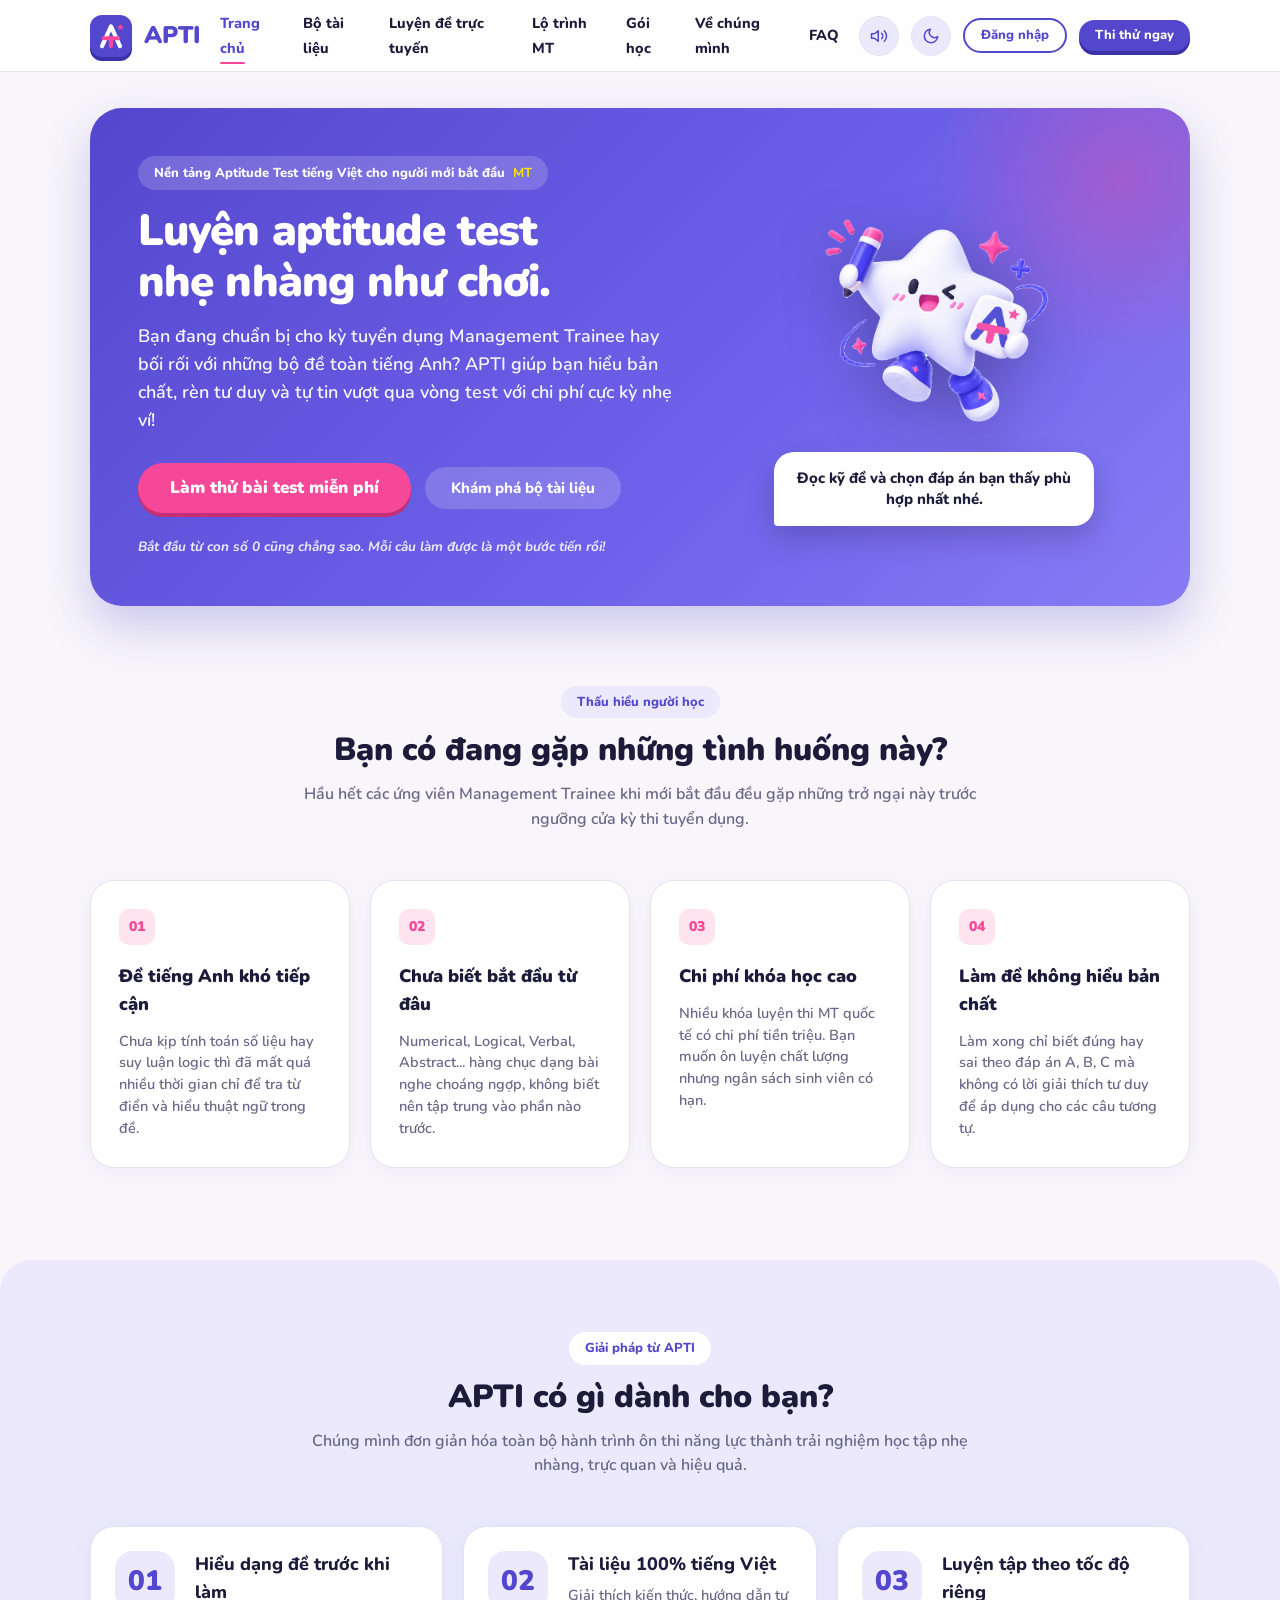
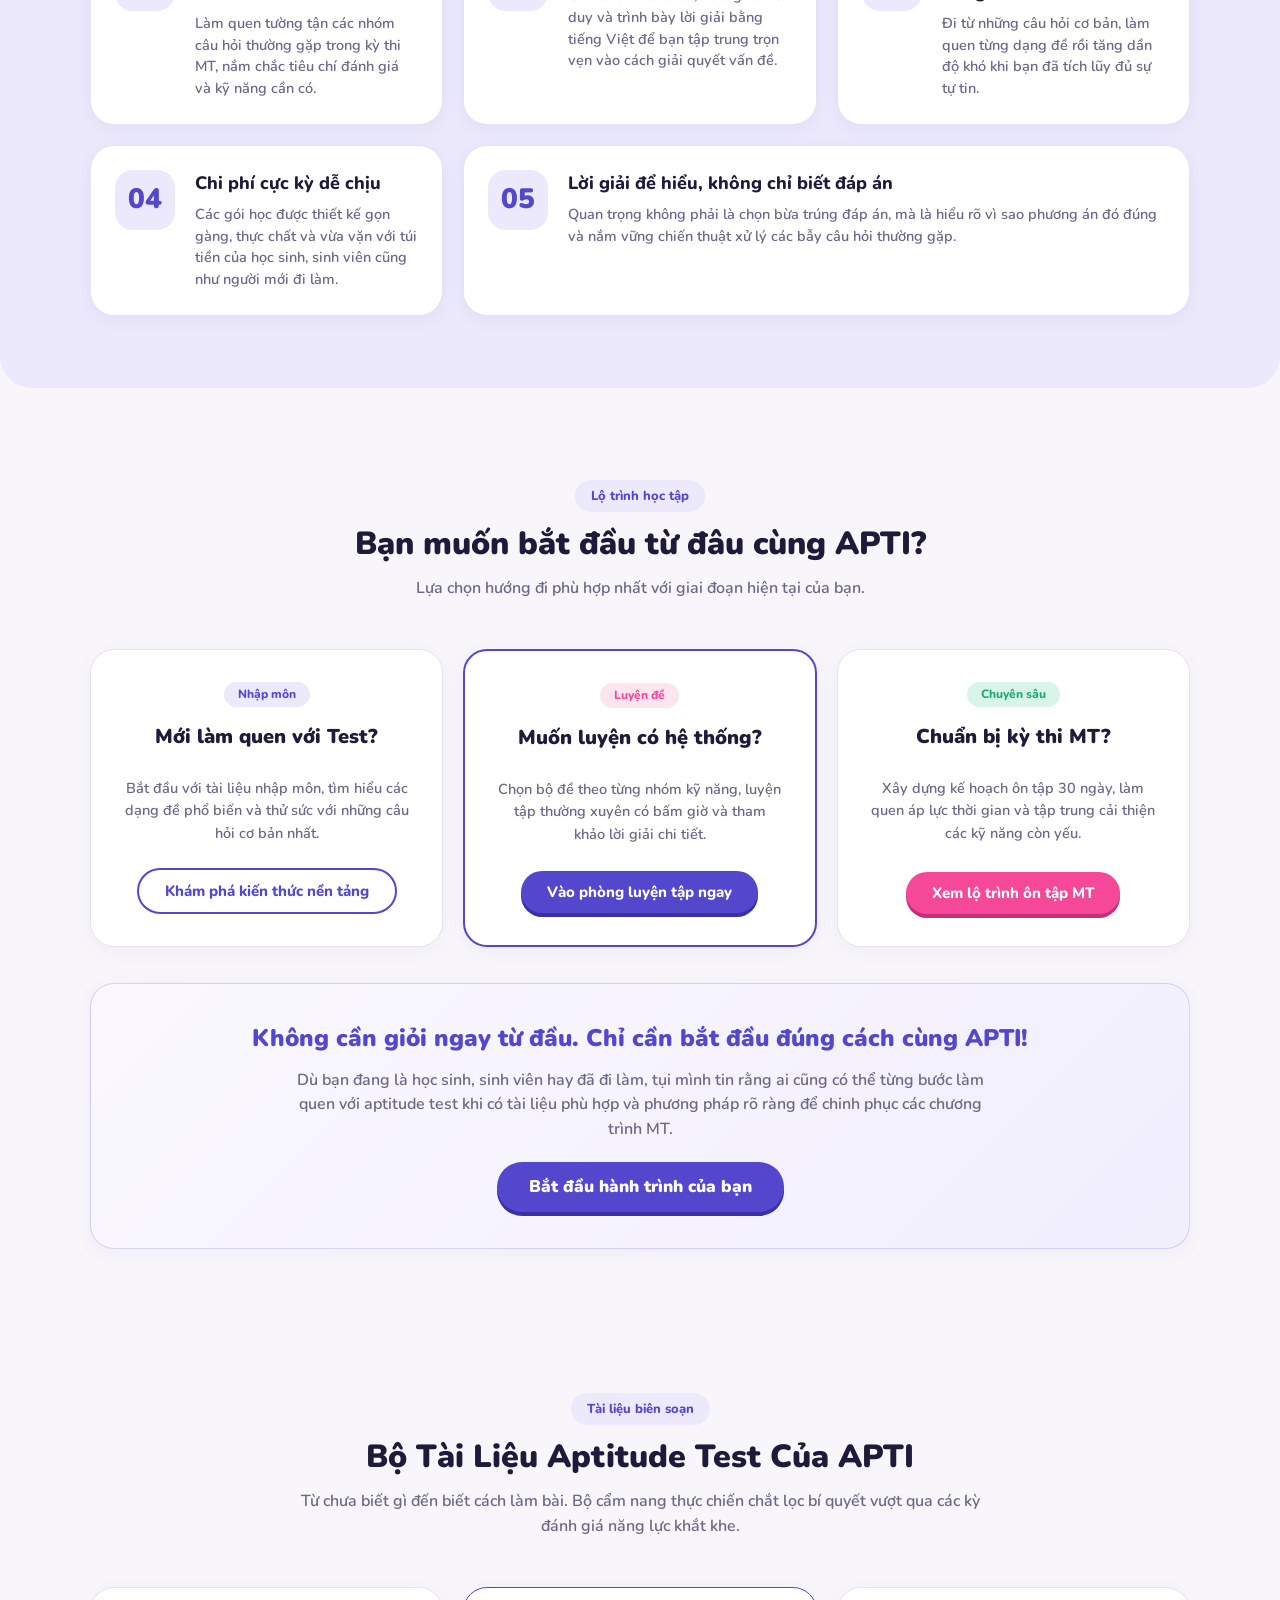
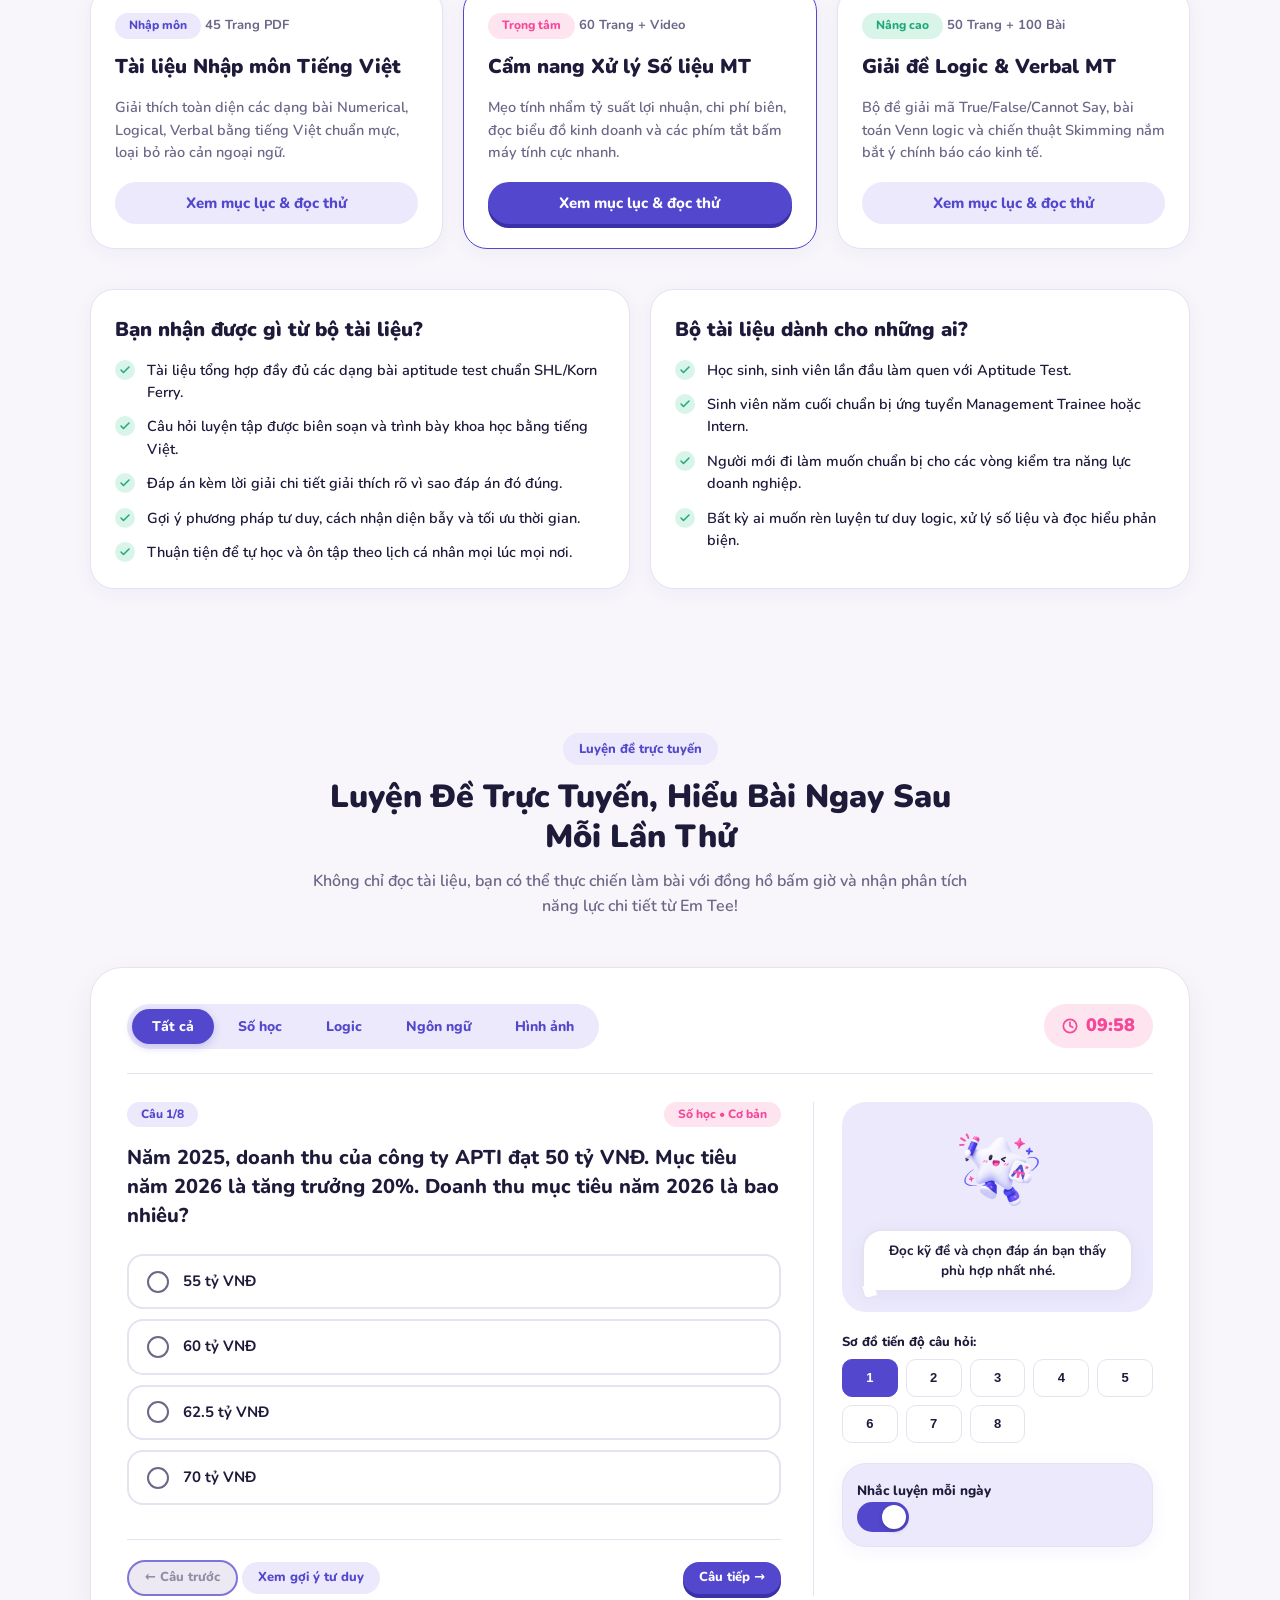
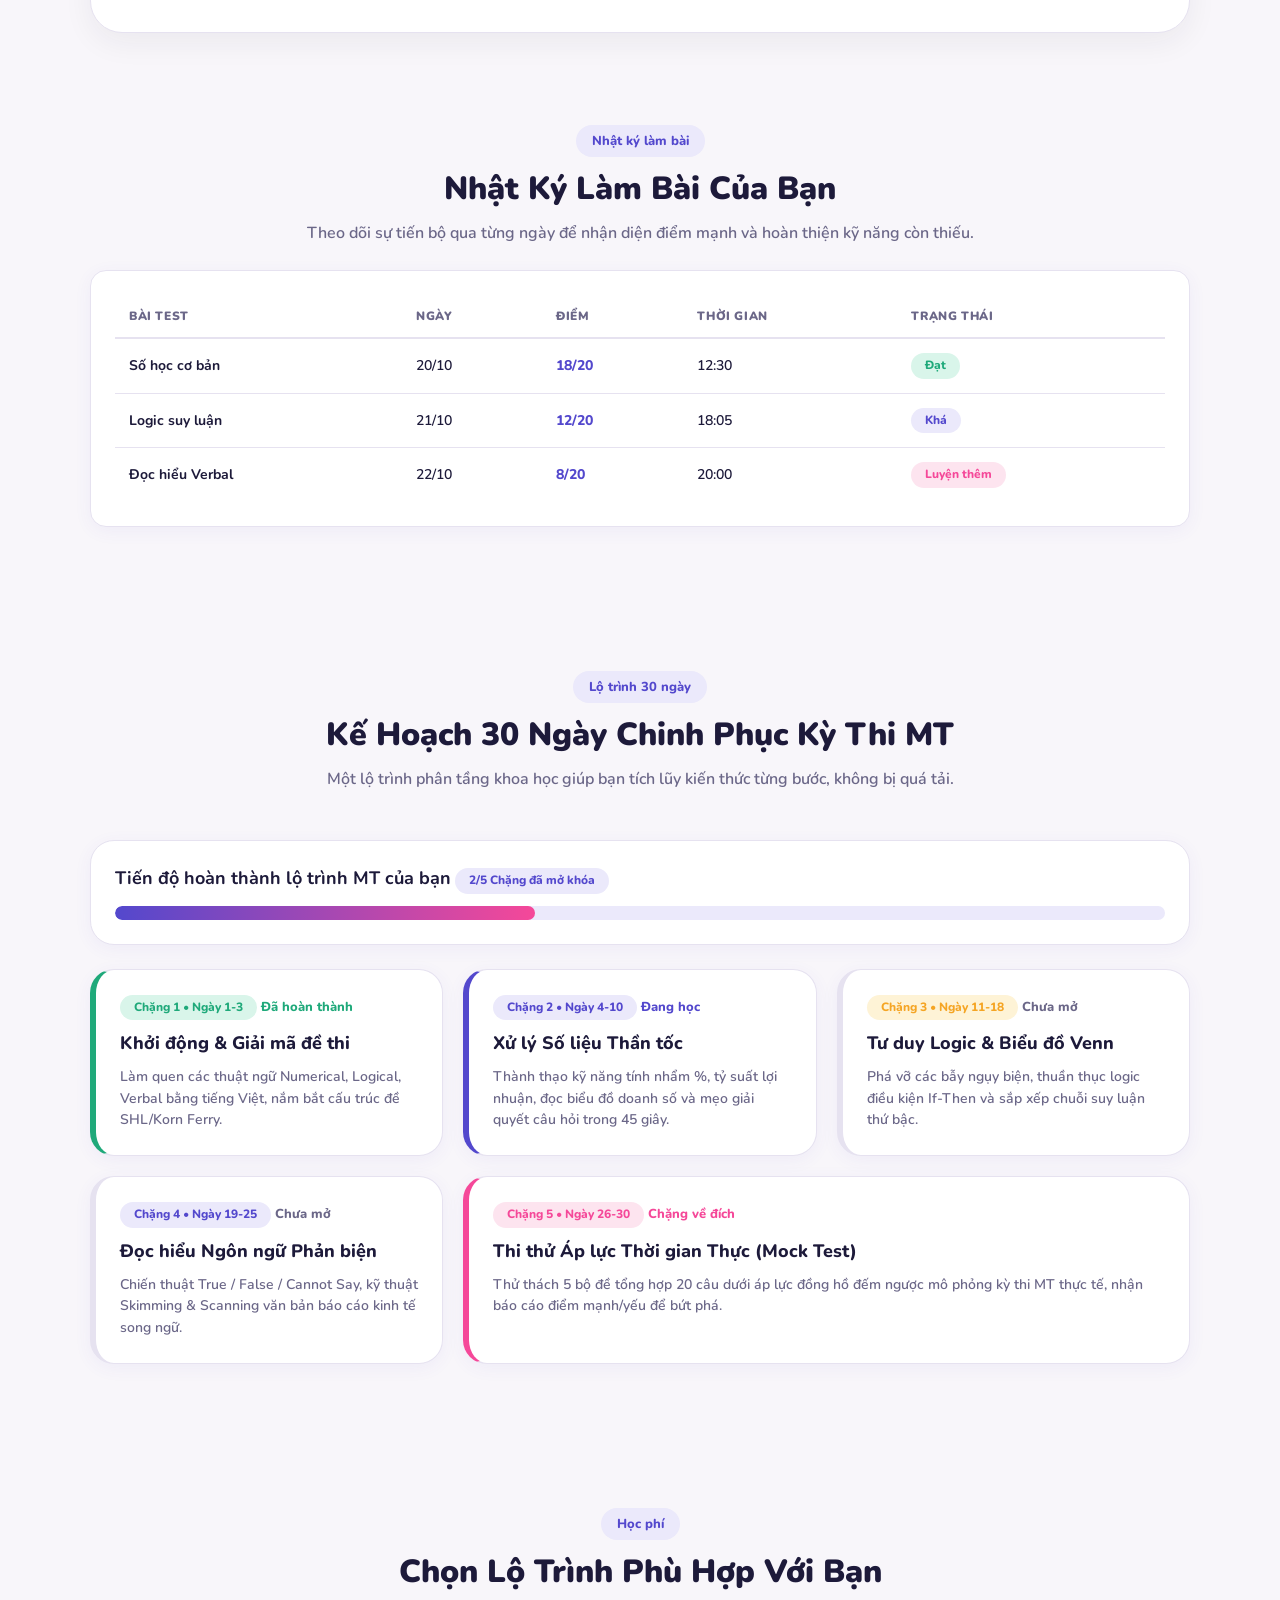
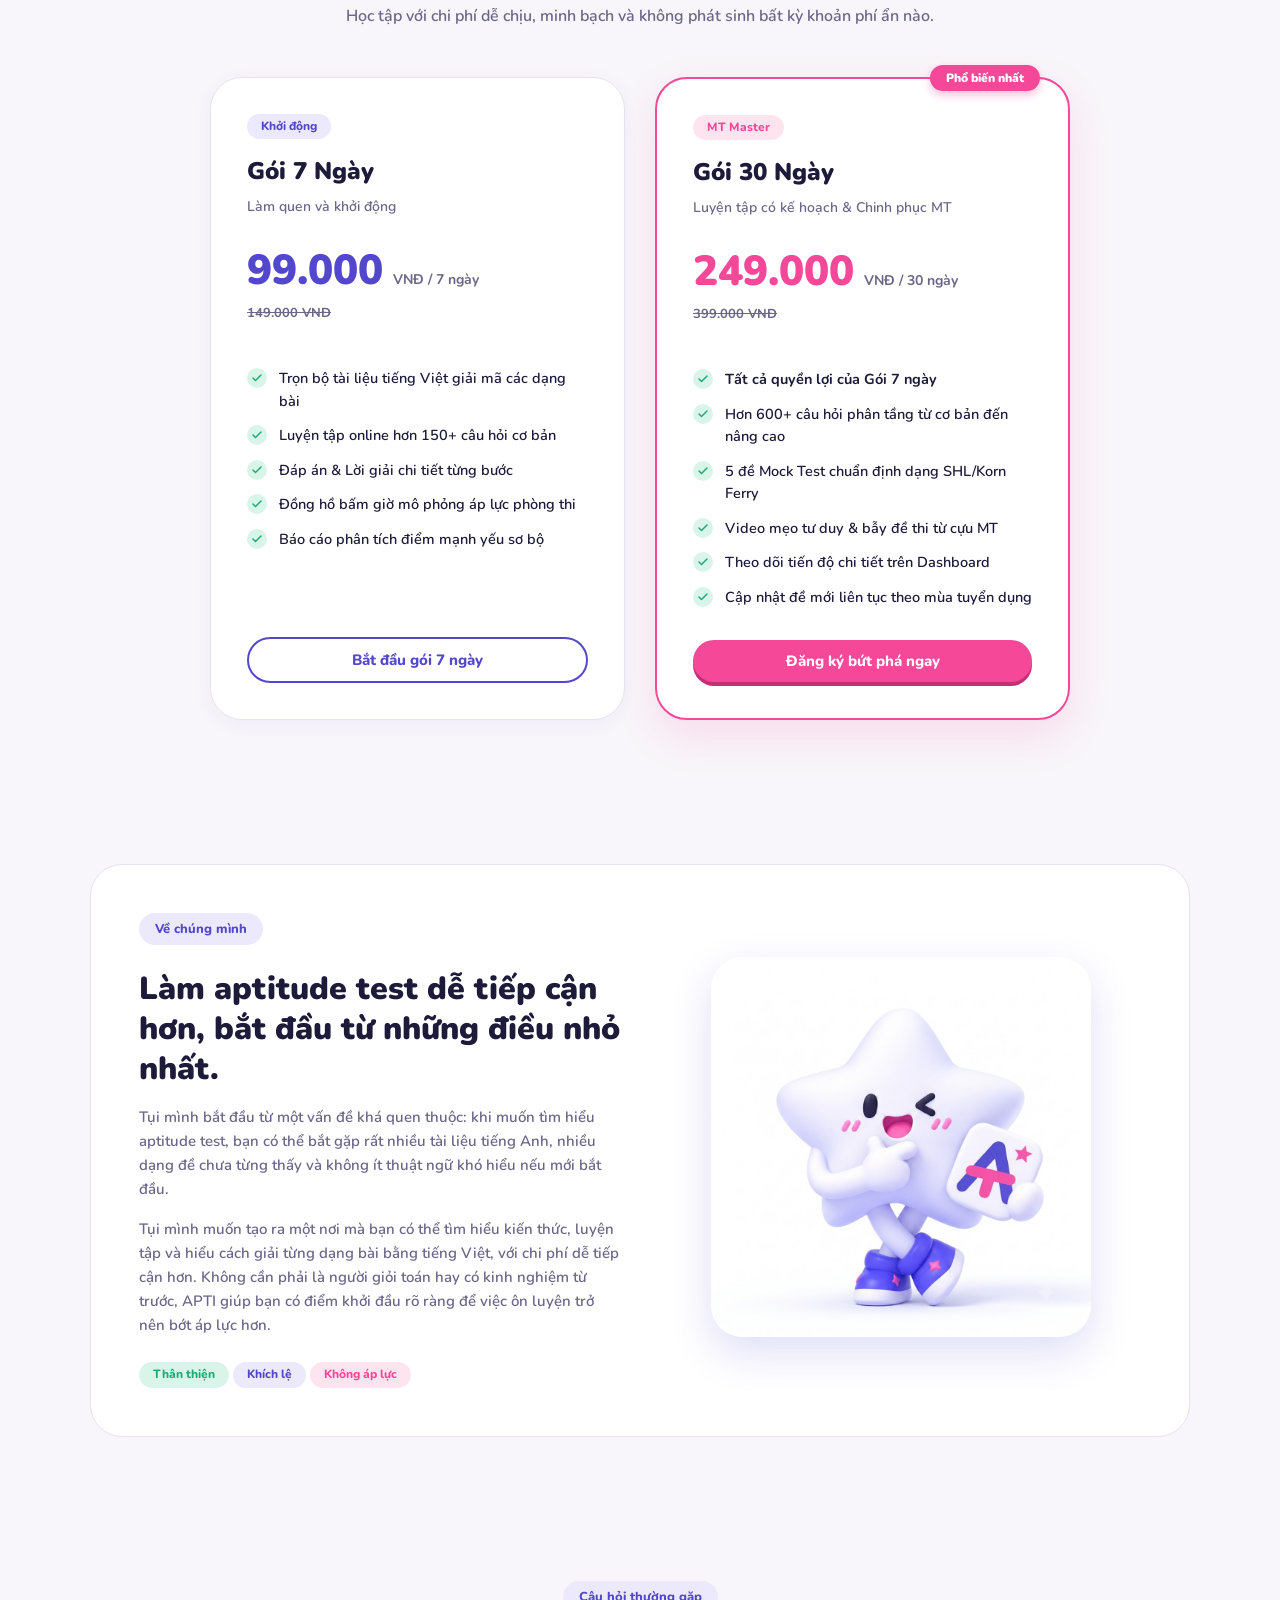
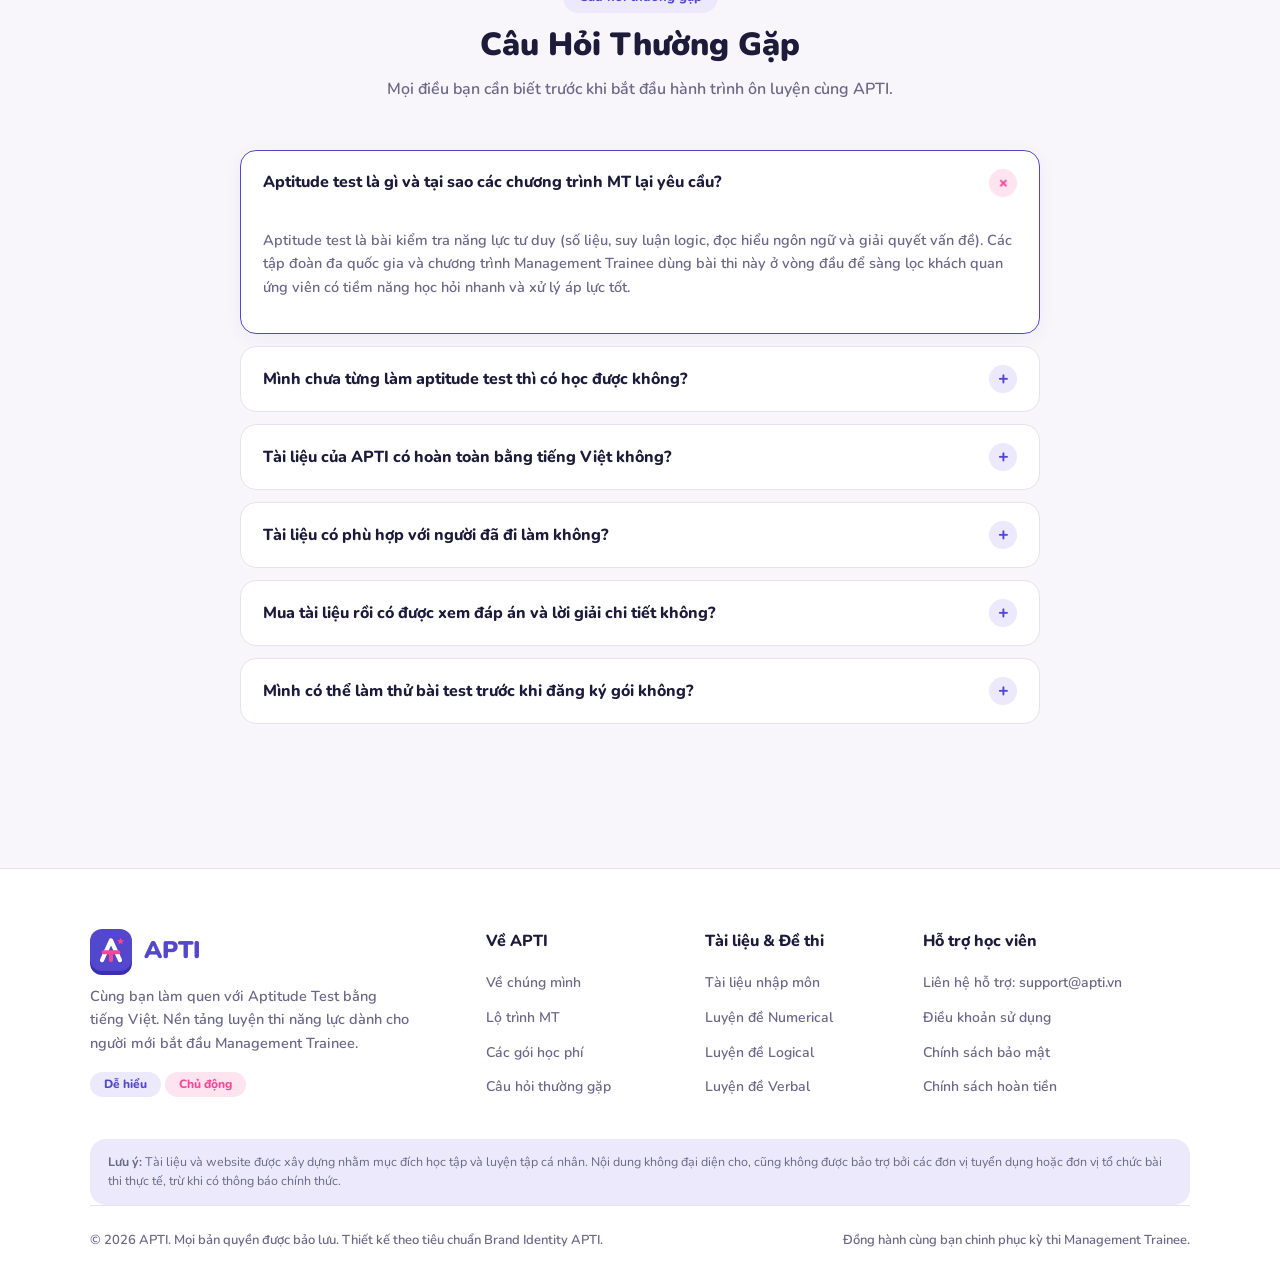
<file: apti-frontend/index.html>
<!DOCTYPE html>
<html lang="vi" data-theme="light">
<head>
  <meta charset="utf-8">
  <meta name="viewport" content="width=device-width, initial-scale=1, viewport-fit=cover">
  <title>APTI – Luyện Aptitude Test Nhẹ Nhàng Như Chơi | Tiếng Việt Cho Người Mới Bắt Đầu MT</title>
  
  <!-- SEO Meta Tags -->
  <meta name="description" content="Nền tảng luyện thi Aptitude Test tiếng Việt dành cho người mới bắt đầu Management Trainee. Luyện tập Numerical, Logical, Verbal dễ hiểu, có lời giải chi tiết và chi phí hợp lý.">
  <meta name="keywords" content="aptitude test, management trainee, mt, numerical reasoning, logical reasoning, verbal reasoning, luyện thi mt tiếng việt, apti">
  <meta name="author" content="APTI Team">
  <link rel="icon" type="image/svg+xml" href="assets/icons/3-apti-app-icon.svg">

  <!-- Google Fonts: Nunito -->
  <link rel="preconnect" href="https://fonts.googleapis.com">
  <link rel="preconnect" href="https://fonts.gstatic.com" crossorigin>
  <link href="https://fonts.googleapis.com/css2?family=Nunito:wght@400;600;700;800;900&display=swap" rel="stylesheet">

  <!-- Stylesheets -->
  <link rel="stylesheet" href="css/design-tokens.css">
  <link rel="stylesheet" href="css/components.css">
  <link rel="stylesheet" href="css/layout.css">
  <link rel="stylesheet" href="css/animations.css">
</head>
<body>

  <!-- Hidden SVG Symbols for Logo -->
  <svg width="0" height="0" style="position:absolute; display:none;" aria-hidden="true">
    <symbol id="apti-symbol" viewBox="0 0 100 100">
      <path d="M18 86 L50 16 L82 86" fill="none" stroke="currentColor" stroke-width="15" stroke-linecap="round" stroke-linejoin="round"/>
      <path d="M24 58 H76 M50 58 V86" fill="none" stroke="var(--acc)" stroke-width="15" stroke-linecap="round" stroke-linejoin="round"/>
      <path d="M84 6 L87.5 14 L96 15 L89.5 21 L91.5 29.5 L84 25 L76.5 29.5 L78.5 21 L72 15 L80.5 14Z" fill="var(--acc)"/>
    </symbol>
    <symbol id="icon-check" viewBox="0 0 24 24">
      <polyline points="20 6 9 17 4 12" fill="none" stroke="currentColor" stroke-width="3" stroke-linecap="round" stroke-linejoin="round"/>
    </symbol>
  </svg>

  <!-- ================= 1. SITE HEADER ================= -->
  <header class="site-header" id="site-header">
    <div class="wrap nav-container">
      <!-- Logo -->
      <a href="#trang-chu" class="brand-logo" aria-label="APTI Trang chủ">
        <div class="brand-icon-box">
          <svg width="28" height="28" style="color:#FFFFFF; flex:none;">
            <use href="#apti-symbol"/>
          </svg>
        </div>
        <span>APTI</span>
      </a>

      <!-- Navigation Links -->
      <nav aria-label="Thanh điều hướng chính">
        <ul class="nav-menu" id="nav-menu">
          <li><a href="#trang-chu" class="nav-link active">Trang chủ</a></li>
          <li><a href="#tai-lieu" class="nav-link">Bộ tài liệu</a></li>
          <li><a href="#phong-luyen-tap" class="nav-link">Luyện đề trực tuyến</a></li>
          <li><a href="#lo-trinh-mt" class="nav-link">Lộ trình MT</a></li>
          <li><a href="#goi-luyen-tap" class="nav-link">Gói học</a></li>
          <li><a href="#ve-chung-minh" class="nav-link">Về chúng mình</a></li>
          <li><a href="#faq" class="nav-link">FAQ</a></li>
        </ul>
      </nav>

      <!-- Header Actions -->
      <div class="nav-actions">
        <!-- Nút Bật/Tắt Âm thanh Hiệu ứng -->
        <button class="theme-toggle-btn" id="sound-toggle-btn" aria-label="Bật/Tắt âm thanh hiệu ứng" title="Bật/Tắt âm thanh">
          <svg width="18" height="18" viewBox="0 0 24 24" fill="none" stroke="currentColor" stroke-width="2" stroke-linecap="round" stroke-linejoin="round">
            <polygon points="11 5 6 9 2 9 2 15 6 15 11 19 11 5"/>
            <path d="M19.07 4.93a10 10 0 0 1 0 14.14M15.54 8.46a5 5 0 0 1 0 7.07"/>
          </svg>
        </button>

        <!-- Nút Chuyển đổi Theme Sáng/Tối -->
        <button class="theme-toggle-btn" id="theme-toggle-btn" aria-label="Chuyển đổi giao diện sáng tối">
          <svg width="18" height="18" viewBox="0 0 24 24" fill="none" stroke="currentColor" stroke-width="2" stroke-linecap="round" stroke-linejoin="round"><path d="M21 12.79A9 9 0 1 1 11.21 3 7 7 0 0 0 21 12.79z"/></svg>
        </button>

        <!-- Vị trí hiển thị Tài khoản Học viên / Nút Đăng nhập -->
        <div id="nav-auth-container" style="display:inline-flex; align-items:center;">
          <!-- Dynamically injected via authController.js -->
        </div>

        <a href="#phong-luyen-tap" class="btn b-pri b-sm nav-cta-btn">
          <span>Thi thử ngay</span>
        </a>

        <button class="mobile-menu-btn" id="mobile-menu-btn" aria-label="Mở menu điện thoại">
          <svg width="24" height="24" viewBox="0 0 24 24" fill="none" stroke="currentColor" stroke-width="2" stroke-linecap="round" stroke-linejoin="round"><line x1="3" y1="12" x2="21" y2="12"/><line x1="3" y1="6" x2="21" y2="6"/><line x1="3" y1="18" x2="21" y2="18"/></svg>
        </button>
      </div>
    </div>
  </header>

  <main>
    <!-- ================= 2. HERO SECTION ================= -->
    <section id="trang-chu" style="padding-top: 36px; padding-bottom: 50px;">
      <div class="wrap">
        <div class="hero-card">
          <div class="hero-text-content">
            <div class="hero-badge-pill">
              Nền tảng Aptitude Test tiếng Việt cho người mới bắt đầu <b>MT</b>
            </div>
            <h1 class="hero-title">
              Luyện aptitude test<br>nhẹ nhàng như chơi.
            </h1>
            <p class="hero-subtitle">
              Bạn đang chuẩn bị cho kỳ tuyển dụng Management Trainee hay bối rối với những bộ đề toàn tiếng Anh? APTI giúp bạn hiểu bản chất, rèn tư duy và tự tin vượt qua vòng test với chi phí cực kỳ nhẹ ví!
            </p>
            <div class="hero-buttons">
              <a href="#phong-luyen-tap" class="btn b-acc b-lg" id="hero-btn-quiz">
                <span>Làm thử bài test miễn phí</span>
              </a>
              <a href="#tai-lieu" class="btn b-ghost" style="background:rgba(255,255,255,0.18); color:#FFFFFF; border:none;">
                <span>Khám phá bộ tài liệu</span>
              </a>
            </div>
            <div class="hero-quote-note">
              <i>Bắt đầu từ con số 0 cũng chẳng sao. Mỗi câu làm được là một bước tiến rồi!</i>
            </div>
          </div>

          <!-- Interactive 3D Mascot Widget -->
          <div class="hero-mascot-box">
            <div class="hero-mascot-img-wrap float-anim">
              <img src="assets/mascot/emtee-transparent.png" alt="Linh vật Em Tee 3D" class="hero-mascot-img" id="hero-mascot-img" title="Bấm vào để tương tác cùng Em Tee">
            </div>
            <div class="hero-mascot-speech bubble-pop" id="mascot-speech-hero">
              Chào bạn! Mình là Em Tee. Hôm nay mình làm bài logic nhé?
            </div>
          </div>
        </div>
      </div>
    </section>

    <!-- ================= 3. PAIN POINTS SECTION ================= -->
    <section id="kho-khan" style="padding-top: 30px;">
      <div class="wrap">
        <div class="section-head">
          <span class="section-tag">Thấu hiểu người học</span>
          <h2 class="section-title">Bạn có đang gặp những tình huống này?</h2>
          <p class="section-desc">Hầu hết các ứng viên Management Trainee khi mới bắt đầu đều gặp những trở ngại này trước ngưỡng cửa kỳ thi tuyển dụng.</p>
        </div>

        <div class="grid g-4">
          <div class="card card-hover pain-card">
            <div class="pain-num">01</div>
            <h3 class="pain-title">Đề tiếng Anh khó tiếp cận</h3>
            <p class="pain-desc">Chưa kịp tính toán số liệu hay suy luận logic thì đã mất quá nhiều thời gian chỉ để tra từ điển và hiểu thuật ngữ trong đề.</p>
          </div>

          <div class="card card-hover pain-card">
            <div class="pain-num">02</div>
            <h3 class="pain-title">Chưa biết bắt đầu từ đâu</h3>
            <p class="pain-desc">Numerical, Logical, Verbal, Abstract... hàng chục dạng bài nghe choáng ngợp, không biết nên tập trung vào phần nào trước.</p>
          </div>

          <div class="card card-hover pain-card">
            <div class="pain-num">03</div>
            <h3 class="pain-title">Chi phí khóa học cao</h3>
            <p class="pain-desc">Nhiều khóa luyện thi MT quốc tế có chi phí tiền triệu. Bạn muốn ôn luyện chất lượng nhưng ngân sách sinh viên có hạn.</p>
          </div>

          <div class="card card-hover pain-card">
            <div class="pain-num">04</div>
            <h3 class="pain-title">Làm đề không hiểu bản chất</h3>
            <p class="pain-desc">Làm xong chỉ biết đúng hay sai theo đáp án A, B, C mà không có lời giải thích tư duy để áp dụng cho các câu tương tự.</p>
          </div>
        </div>
      </div>
    </section>

    <!-- ================= 4. VALUE PILLARS SECTION ================= -->
    <section id="gia-tri" style="background: var(--pri-soft); border-radius: var(--radius-xl); margin: 20px 0;">
      <div class="wrap">
        <div class="section-head">
          <span class="section-tag" style="background: #FFFFFF;">Giải pháp từ APTI</span>
          <h2 class="section-title">APTI có gì dành cho bạn?</h2>
          <p class="section-desc">Chúng mình đơn giản hóa toàn bộ hành trình ôn thi năng lực thành trải nghiệm học tập nhẹ nhàng, trực quan và hiệu quả.</p>
        </div>

        <div class="grid g-3">
          <div class="card card-hover pillar-card">
            <div class="pillar-num">01</div>
            <div class="pillar-content">
              <h3>Hiểu dạng đề trước khi làm</h3>
              <p>Làm quen tường tận các nhóm câu hỏi thường gặp trong kỳ thi MT, nắm chắc tiêu chí đánh giá và kỹ năng cần có.</p>
            </div>
          </div>

          <div class="card card-hover pillar-card">
            <div class="pillar-num">02</div>
            <div class="pillar-content">
              <h3>Tài liệu 100% tiếng Việt</h3>
              <p>Giải thích kiến thức, hướng dẫn tư duy và trình bày lời giải bằng tiếng Việt để bạn tập trung trọn vẹn vào cách giải quyết vấn đề.</p>
            </div>
          </div>

          <div class="card card-hover pillar-card">
            <div class="pillar-num">03</div>
            <div class="pillar-content">
              <h3>Luyện tập theo tốc độ riêng</h3>
              <p>Đi từ những câu hỏi cơ bản, làm quen từng dạng đề rồi tăng dần độ khó khi bạn đã tích lũy đủ sự tự tin.</p>
            </div>
          </div>

          <div class="card card-hover pillar-card">
            <div class="pillar-num">04</div>
            <div class="pillar-content">
              <h3>Chi phí cực kỳ dễ chịu</h3>
              <p>Các gói học được thiết kế gọn gàng, thực chất và vừa vặn với túi tiền của học sinh, sinh viên cũng như người mới đi làm.</p>
            </div>
          </div>

          <div class="card card-hover pillar-card" style="grid-column: span 2;">
            <div class="pillar-num">05</div>
            <div class="pillar-content">
              <h3>Lời giải để hiểu, không chỉ biết đáp án</h3>
              <p>Quan trọng không phải là chọn bừa trúng đáp án, mà là hiểu rõ vì sao phương án đó đúng và nắm vững chiến thuật xử lý các bẫy câu hỏi thường gặp.</p>
            </div>
          </div>
        </div>
      </div>
    </section>

    <!-- ================= 5. PATHWAYS SECTION ================= -->
    <section id="lo-trinh-khoi-dau">
      <div class="wrap">
        <div class="section-head">
          <span class="section-tag">Lộ trình học tập</span>
          <h2 class="section-title">Bạn muốn bắt đầu từ đâu cùng APTI?</h2>
          <p class="section-desc">Lựa chọn hướng đi phù hợp nhất với giai đoạn hiện tại của bạn.</p>
        </div>

        <div class="grid g-3">
          <div class="card card-hover pathway-card">
            <span class="chip" style="margin-bottom: 14px;">Nhập môn</span>
            <h3 class="pathway-title">Mới làm quen với Test?</h3>
            <p class="pathway-desc">Bắt đầu với tài liệu nhập môn, tìm hiểu các dạng đề phổ biến và thử sức với những câu hỏi cơ bản nhất.</p>
            <a href="#tai-lieu" class="btn b-out" data-preview-pack="pack-foundation">
              Khám phá kiến thức nền tảng
            </a>
          </div>

          <div class="card card-hover pathway-card" style="border: 2px solid var(--pri);">
            <span class="chip a" style="margin-bottom: 14px;">Luyện đề</span>
            <h3 class="pathway-title">Muốn luyện có hệ thống?</h3>
            <p class="pathway-desc">Chọn bộ đề theo từng nhóm kỹ năng, luyện tập thường xuyên có bấm giờ và tham khảo lời giải chi tiết.</p>
            <a href="#phong-luyen-tap" class="btn b-pri">
              Vào phòng luyện tập ngay
            </a>
          </div>

          <div class="card card-hover pathway-card">
            <span class="chip g" style="margin-bottom: 14px;">Chuyên sâu</span>
            <h3 class="pathway-title">Chuẩn bị kỳ thi MT?</h3>
            <p class="pathway-desc">Xây dựng kế hoạch ôn tập 30 ngày, làm quen áp lực thời gian và tập trung cải thiện các kỹ năng còn yếu.</p>
            <a href="#lo-trinh-mt" class="btn b-acc">
              Xem lộ trình ôn tập MT
            </a>
          </div>
        </div>

        <!-- Banner khích lệ -->
        <div class="card" style="margin-top: 36px; background: linear-gradient(135deg, #FAF8FE 0%, #F1EEFD 100%); border-color: rgba(83,72,205,0.2); text-align: center; padding: 36px;">
          <h3 style="font-size: 24px; font-weight: 900; margin: 0 0 10px; color: var(--pri);">
            Không cần giỏi ngay từ đầu. Chỉ cần bắt đầu đúng cách cùng APTI!
          </h3>
          <p style="color: var(--mut); font-weight: 600; max-width: 720px; margin: 0 auto 20px;">
            Dù bạn đang là học sinh, sinh viên hay đã đi làm, tụi mình tin rằng ai cũng có thể từng bước làm quen với aptitude test khi có tài liệu phù hợp và phương pháp rõ ràng để chinh phục các chương trình MT.
          </p>
          <a href="#phong-luyen-tap" class="btn b-pri b-lg">
            <span>Bắt đầu hành trình của bạn</span>
          </a>
        </div>
      </div>
    </section>

    <!-- ================= 6. DOCUMENTS SECTION ================= -->
    <section id="tai-lieu">
      <div class="wrap">
        <div class="section-head">
          <span class="section-tag">Tài liệu biên soạn</span>
          <h2 class="section-title">Bộ Tài Liệu Aptitude Test Của APTI</h2>
          <p class="section-desc">Từ chưa biết gì đến biết cách làm bài. Bộ cẩm nang thực chiến chắt lọc bí quyết vượt qua các kỳ đánh giá năng lực khắt khe.</p>
        </div>

        <div class="grid g-3" style="margin-bottom: 40px;">
          <div class="card card-hover" style="display:flex; flex-direction:column; justify-content:space-between;">
            <div>
              <div class="row" style="justify-content:space-between; margin-bottom:12px;">
                <span class="chip">Nhập môn</span>
                <span style="font-weight:700; font-size:13px; color:var(--mut);">45 Trang PDF</span>
              </div>
              <h3 style="font-size:20px; font-weight:900; margin:0 0 10px;">Tài liệu Nhập môn Tiếng Việt</h3>
              <p style="color:var(--mut); font-size:14.5px; font-weight:600; margin-bottom:18px;">
                Giải thích toàn diện các dạng bài Numerical, Logical, Verbal bằng tiếng Việt chuẩn mực, loại bỏ rào cản ngoại ngữ.
              </p>
            </div>
            <button class="btn b-soft" data-preview-pack="pack-foundation">
              <span>Xem mục lục & đọc thử</span>
            </button>
          </div>

          <div class="card card-hover" style="display:flex; flex-direction:column; justify-content:space-between; border-color:var(--pri);">
            <div>
              <div class="row" style="justify-content:space-between; margin-bottom:12px;">
                <span class="chip a">Trọng tâm</span>
                <span style="font-weight:700; font-size:13px; color:var(--mut);">60 Trang + Video</span>
              </div>
              <h3 style="font-size:20px; font-weight:900; margin:0 0 10px;">Cẩm nang Xử lý Số liệu MT</h3>
              <p style="color:var(--mut); font-size:14.5px; font-weight:600; margin-bottom:18px;">
                Mẹo tính nhẩm tỷ suất lợi nhuận, chi phí biên, đọc biểu đồ kinh doanh và các phím tắt bấm máy tính cực nhanh.
              </p>
            </div>
            <button class="btn b-pri" data-preview-pack="pack-numerical">
              <span>Xem mục lục & đọc thử</span>
            </button>
          </div>

          <div class="card card-hover" style="display:flex; flex-direction:column; justify-content:space-between;">
            <div>
              <div class="row" style="justify-content:space-between; margin-bottom:12px;">
                <span class="chip g">Nâng cao</span>
                <span style="font-weight:700; font-size:13px; color:var(--mut);">50 Trang + 100 Bài</span>
              </div>
              <h3 style="font-size:20px; font-weight:900; margin:0 0 10px;">Giải đề Logic & Verbal MT</h3>
              <p style="color:var(--mut); font-size:14.5px; font-weight:600; margin-bottom:18px;">
                Bộ đề giải mã True/False/Cannot Say, bài toán Venn logic và chiến thuật Skimming nắm bắt ý chính báo cáo kinh tế.
              </p>
            </div>
            <button class="btn b-soft" data-preview-pack="pack-logical-verbal">
              <span>Xem mục lục & đọc thử</span>
            </button>
          </div>
        </div>

        <!-- Chi tiết quyền lợi & đối tượng -->
        <div class="grid g-2">
          <div class="card">
            <h3 style="font-size:20px; font-weight:900; margin:0 0 14px; color:var(--ink);">
              Bạn nhận được gì từ bộ tài liệu?
            </h3>
            <ul class="feature-list" style="margin:0;">
              <li class="feature-item"><span class="check-icon"><svg width="12" height="12"><use href="#icon-check"/></svg></span> Tài liệu tổng hợp đầy đủ các dạng bài aptitude test chuẩn SHL/Korn Ferry.</li>
              <li class="feature-item"><span class="check-icon"><svg width="12" height="12"><use href="#icon-check"/></svg></span> Câu hỏi luyện tập được biên soạn và trình bày khoa học bằng tiếng Việt.</li>
              <li class="feature-item"><span class="check-icon"><svg width="12" height="12"><use href="#icon-check"/></svg></span> Đáp án kèm lời giải chi tiết giải thích rõ vì sao đáp án đó đúng.</li>
              <li class="feature-item"><span class="check-icon"><svg width="12" height="12"><use href="#icon-check"/></svg></span> Gợi ý phương pháp tư duy, cách nhận diện bẫy và tối ưu thời gian.</li>
              <li class="feature-item"><span class="check-icon"><svg width="12" height="12"><use href="#icon-check"/></svg></span> Thuận tiện để tự học và ôn tập theo lịch cá nhân mọi lúc mọi nơi.</li>
            </ul>
          </div>

          <div class="card">
            <h3 style="font-size:20px; font-weight:900; margin:0 0 14px; color:var(--ink);">
              Bộ tài liệu dành cho những ai?
            </h3>
            <ul class="feature-list" style="margin:0;">
              <li class="feature-item"><span class="check-icon"><svg width="12" height="12"><use href="#icon-check"/></svg></span> Học sinh, sinh viên lần đầu làm quen với Aptitude Test.</li>
              <li class="feature-item"><span class="check-icon"><svg width="12" height="12"><use href="#icon-check"/></svg></span> Sinh viên năm cuối chuẩn bị ứng tuyển Management Trainee hoặc Intern.</li>
              <li class="feature-item"><span class="check-icon"><svg width="12" height="12"><use href="#icon-check"/></svg></span> Người mới đi làm muốn chuẩn bị cho các vòng kiểm tra năng lực doanh nghiệp.</li>
              <li class="feature-item"><span class="check-icon"><svg width="12" height="12"><use href="#icon-check"/></svg></span> Bất kỳ ai muốn rèn luyện tư duy logic, xử lý số liệu và đọc hiểu phản biện.</li>
            </ul>
          </div>
        </div>
      </div>
    </section>

    <!-- ================= 7. LIVE INTERACTIVE PRACTICE STUDIO ================= -->
    <section id="phong-luyen-tap" class="quiz-section">
      <div class="wrap">
        <div class="section-head">
          <span class="section-tag">Luyện đề trực tuyến</span>
          <h2 class="section-title">Luyện Đề Trực Tuyến, Hiểu Bài Ngay Sau Mỗi Lần Thử</h2>
          <p class="section-desc">Không chỉ đọc tài liệu, bạn có thể thực chiến làm bài với đồng hồ bấm giờ và nhận phân tích năng lực chi tiết từ Em Tee!</p>
        </div>

        <div class="quiz-container">
          <!-- Quiz Toolbar -->
          <div class="quiz-toolbar">
            <div class="tabs" id="quiz-category-tabs">
              <!-- Rendered via JS -->
            </div>

            <div class="quiz-timer-badge" id="quiz-timer-badge" title="Thời gian còn lại của bài test">
              <svg width="16" height="16" viewBox="0 0 24 24" fill="none" stroke="currentColor" stroke-width="2.5" stroke-linecap="round" stroke-linejoin="round" style="flex:none;"><circle cx="12" cy="12" r="10"/><polyline points="12 6 12 12 16 14"/></svg>
              <span id="quiz-timer-display">10:00</span>
            </div>
          </div>

          <!-- Active Quiz Play Box -->
          <div id="quiz-play-box">
            <div class="quiz-main-layout">
              <!-- Left: Question & Options -->
              <div class="quiz-question-box">
                <div>
                  <div class="question-meta">
                    <span class="chip" id="question-progress-text">Câu 1/8</span>
                    <span class="chip a" id="question-category-chip">Số học • Cơ bản</span>
                  </div>

                  <p class="question-text" id="question-content-text">
                    Đang tải câu hỏi thi thử...
                  </p>

                  <div id="question-options-list">
                    <!-- Options list dynamically rendered -->
                  </div>

                  <!-- Hint Box (Toggled on button click) -->
                  <div id="quiz-hint-box" style="display:none; margin-top:14px;"></div>
                </div>

                <!-- Navigation Controls -->
                <div class="question-nav-controls">
                  <div class="row">
                    <button class="btn b-out b-sm" id="btn-quiz-prev">
                      ← Câu trước
                    </button>
                    <button class="btn b-soft b-sm" id="btn-quiz-hint">
                      Xem gợi ý tư duy
                    </button>
                  </div>

                  <div class="row">
                    <button class="btn b-pri b-sm" id="btn-quiz-next">
                      Câu tiếp →
                    </button>
                    <button class="btn b-acc" id="btn-quiz-submit" style="display:none;">
                      Nộp bài thi
                    </button>
                  </div>
                </div>
              </div>

              <!-- Right: Em Tee Mascot Companion & Step Map -->
              <div class="quiz-sidebar">
                <div class="quiz-mascot-guide">
                  <img src="assets/mascot/emtee-transparent.png" alt="Em Tee đồng hành" id="quiz-mascot-img" class="float-anim">
                  <div class="bubble bubble-pop" id="mascot-speech-quiz" style="font-size:13.5px; padding:10px 14px;">
                    Đọc kỹ đề và chọn đáp án bạn thấy phù hợp nhất nhé.
                  </div>
                </div>

                <div>
                  <label>Sơ đồ tiến độ câu hỏi:</label>
                  <div class="quiz-progress-map" id="quiz-steps-map">
                    <!-- Numbers 1, 2, 3... -->
                  </div>
                </div>

                <!-- Daily Reminder Feature -->
                <div class="card" style="padding:14px; background:var(--pri-soft);">
                  <div class="row" style="justify-content:space-between;">
                    <span style="font-weight:800; font-size:13.5px; color:var(--ink);">Nhắc luyện mỗi ngày</span>
                    <div class="tog on" id="daily-reminder-toggle" title="Bật/Tắt nhắc nhở luyện tập"></div>
                  </div>
                </div>
              </div>
            </div>
          </div>

          <!-- Quiz Results & Analytics Dashboard (Shown after submit) -->
          <div id="results-dashboard" class="results-dashboard">
            <!-- Dynamically injected after submit -->
          </div>
        </div>
      </div>
    </section>

    <!-- ================= 8. TEST HISTORY TABLE SECTION ================= -->
    <section id="lich-su-thi" style="padding-top: 20px;">
      <div class="wrap">
        <div class="section-head" style="margin-bottom: 24px;">
          <span class="section-tag">Nhật ký làm bài</span>
          <h2 class="section-title">Nhật Ký Làm Bài Của Bạn</h2>
          <p class="section-desc">Theo dõi sự tiến bộ qua từng ngày để nhận diện điểm mạnh và hoàn thiện kỹ năng còn thiếu.</p>
        </div>

        <div class="card tw">
          <table>
            <thead>
              <tr>
                <th>Bài test</th>
                <th>Ngày</th>
                <th>Điểm</th>
                <th>Thời gian</th>
                <th>Trạng thái</th>
              </tr>
            </thead>
            <tbody id="test-history-tbody">
              <!-- Rendered via JS -->
            </tbody>
          </table>
        </div>
      </div>
    </section>

    <!-- ================= 9. ROADMAP SECTION ================= -->
    <section id="lo-trinh-mt">
      <div class="wrap">
        <div class="section-head">
          <span class="section-tag">Lộ trình 30 ngày</span>
          <h2 class="section-title">Kế Hoạch 30 Ngày Chinh Phục Kỳ Thi MT</h2>
          <p class="section-desc">Một lộ trình phân tầng khoa học giúp bạn tích lũy kiến thức từng bước, không bị quá tải.</p>
        </div>

        <div class="card" style="margin-bottom: 24px; padding: 24px;">
          <div class="row" style="justify-content:space-between; margin-bottom: 12px;">
            <b style="font-size:18px;">Tiến độ hoàn thành lộ trình MT của bạn</b>
            <span class="chip">2/5 Chặng đã mở khóa</span>
          </div>
          <div class="bar">
            <div style="width: 40%;"></div>
          </div>
        </div>

        <div class="grid g-3">
          <div class="card card-hover" style="border-left: 6px solid var(--ok);">
            <div class="row" style="justify-content:space-between; margin-bottom:10px;">
              <span class="chip g">Chặng 1 • Ngày 1-3</span>
              <span style="font-size:13px; font-weight:800; color:var(--ok);">Đã hoàn thành</span>
            </div>
            <h3 style="font-size:18px; font-weight:800; margin:0 0 8px;">Khởi động & Giải mã đề thi</h3>
            <p style="color:var(--mut); font-size:14px; font-weight:600; margin:0;">
              Làm quen các thuật ngữ Numerical, Logical, Verbal bằng tiếng Việt, nắm bắt cấu trúc đề SHL/Korn Ferry.
            </p>
          </div>

          <div class="card card-hover" style="border-left: 6px solid var(--pri);">
            <div class="row" style="justify-content:space-between; margin-bottom:10px;">
              <span class="chip">Chặng 2 • Ngày 4-10</span>
              <span style="font-size:13px; font-weight:800; color:var(--pri);">Đang học</span>
            </div>
            <h3 style="font-size:18px; font-weight:800; margin:0 0 8px;">Xử lý Số liệu Thần tốc</h3>
            <p style="color:var(--mut); font-size:14px; font-weight:600; margin:0;">
              Thành thạo kỹ năng tính nhẩm %, tỷ suất lợi nhuận, đọc biểu đồ doanh số và mẹo giải quyết câu hỏi trong 45 giây.
            </p>
          </div>

          <div class="card card-hover" style="border-left: 6px solid var(--line);">
            <div class="row" style="justify-content:space-between; margin-bottom:10px;">
              <span class="chip w">Chặng 3 • Ngày 11-18</span>
              <span style="font-size:13px; font-weight:800; color:var(--mut);">Chưa mở</span>
            </div>
            <h3 style="font-size:18px; font-weight:800; margin:0 0 8px;">Tư duy Logic & Biểu đồ Venn</h3>
            <p style="color:var(--mut); font-size:14px; font-weight:600; margin:0;">
              Phá vỡ các bẫy ngụy biện, thuần thục logic điều kiện If-Then và sắp xếp chuỗi suy luận thứ bậc.
            </p>
          </div>

          <div class="card card-hover" style="border-left: 6px solid var(--line);">
            <div class="row" style="justify-content:space-between; margin-bottom:10px;">
              <span class="chip">Chặng 4 • Ngày 19-25</span>
              <span style="font-size:13px; font-weight:800; color:var(--mut);">Chưa mở</span>
            </div>
            <h3 style="font-size:18px; font-weight:800; margin:0 0 8px;">Đọc hiểu Ngôn ngữ Phản biện</h3>
            <p style="color:var(--mut); font-size:14px; font-weight:600; margin:0;">
              Chiến thuật True / False / Cannot Say, kỹ thuật Skimming & Scanning văn bản báo cáo kinh tế song ngữ.
            </p>
          </div>

          <div class="card card-hover" style="border-left: 6px solid var(--acc); grid-column: span 2;">
            <div class="row" style="justify-content:space-between; margin-bottom:10px;">
              <span class="chip a">Chặng 5 • Ngày 26-30</span>
              <span style="font-size:13px; font-weight:800; color:var(--acc);">Chặng về đích</span>
            </div>
            <h3 style="font-size:18px; font-weight:800; margin:0 0 8px;">Thi thử Áp lực Thời gian Thực (Mock Test)</h3>
            <p style="color:var(--mut); font-size:14px; font-weight:600; margin:0;">
              Thử thách 5 bộ đề tổng hợp 20 câu dưới áp lực đồng hồ đếm ngược mô phỏng kỳ thi MT thực tế, nhận báo cáo điểm mạnh/yếu để bứt phá.
            </p>
          </div>
        </div>
      </div>
    </section>

    <!-- ================= 10. PRICING PLANS SECTION ================= -->
    <section id="goi-luyen-tap">
      <div class="wrap">
        <div class="section-head">
          <span class="section-tag">Học phí</span>
          <h2 class="section-title">Chọn Lộ Trình Phù Hợp Với Bạn</h2>
          <p class="section-desc">Học tập với chi phí dễ chịu, minh bạch và không phát sinh bất kỳ khoản phí ẩn nào.</p>
        </div>

        <div class="pricing-grid">
          <!-- Gói 7 Ngày -->
          <div class="card card-hover pricing-card">
            <span class="chip" style="align-self:flex-start; margin-bottom:14px;">Khởi động</span>
            <h3 style="font-size:24px; font-weight:900; margin:0 0 6px;">Gói 7 Ngày</h3>
            <p style="color:var(--mut); font-size:14px; font-weight:600; margin:0;">Làm quen và khởi động</p>
            
            <div class="price-box">
              <span class="price-num">99.000</span>
              <span class="price-unit">VNĐ / 7 ngày</span>
              <div style="text-decoration:line-through; color:var(--mut); font-size:13px; font-weight:700;">149.000 VNĐ</div>
            </div>

            <ul class="feature-list">
              <li class="feature-item"><span class="check-icon"><svg width="12" height="12"><use href="#icon-check"/></svg></span> Trọn bộ tài liệu tiếng Việt giải mã các dạng bài</li>
              <li class="feature-item"><span class="check-icon"><svg width="12" height="12"><use href="#icon-check"/></svg></span> Luyện tập online hơn 150+ câu hỏi cơ bản</li>
              <li class="feature-item"><span class="check-icon"><svg width="12" height="12"><use href="#icon-check"/></svg></span> Đáp án & Lời giải chi tiết từng bước</li>
              <li class="feature-item"><span class="check-icon"><svg width="12" height="12"><use href="#icon-check"/></svg></span> Đồng hồ bấm giờ mô phỏng áp lực phòng thi</li>
              <li class="feature-item"><span class="check-icon"><svg width="12" height="12"><use href="#icon-check"/></svg></span> Báo cáo phân tích điểm mạnh yếu sơ bộ</li>
            </ul>

            <button class="btn b-out" data-plan-id="starter-7d" style="width:100%;">
              Bắt đầu gói 7 ngày
            </button>
          </div>

          <!-- Gói 30 Ngày Master MT -->
          <div class="card card-hover pricing-card featured">
            <div class="pricing-featured-ribbon">Phổ biến nhất</div>
            <span class="chip a" style="align-self:flex-start; margin-bottom:14px;">MT Master</span>
            <h3 style="font-size:24px; font-weight:900; margin:0 0 6px;">Gói 30 Ngày</h3>
            <p style="color:var(--mut); font-size:14px; font-weight:600; margin:0;">Luyện tập có kế hoạch & Chinh phục MT</p>
            
            <div class="price-box">
              <span class="price-num" style="color:var(--acc);">249.000</span>
              <span class="price-unit">VNĐ / 30 ngày</span>
              <div style="text-decoration:line-through; color:var(--mut); font-size:13px; font-weight:700;">399.000 VNĐ</div>
            </div>

            <ul class="feature-list">
              <li class="feature-item"><span class="check-icon"><svg width="12" height="12"><use href="#icon-check"/></svg></span> <b>Tất cả quyền lợi của Gói 7 ngày</b></li>
              <li class="feature-item"><span class="check-icon"><svg width="12" height="12"><use href="#icon-check"/></svg></span> Hơn 600+ câu hỏi phân tầng từ cơ bản đến nâng cao</li>
              <li class="feature-item"><span class="check-icon"><svg width="12" height="12"><use href="#icon-check"/></svg></span> 5 đề Mock Test chuẩn định dạng SHL/Korn Ferry</li>
              <li class="feature-item"><span class="check-icon"><svg width="12" height="12"><use href="#icon-check"/></svg></span> Video mẹo tư duy & bẫy đề thi từ cựu MT</li>
              <li class="feature-item"><span class="check-icon"><svg width="12" height="12"><use href="#icon-check"/></svg></span> Theo dõi tiến độ chi tiết trên Dashboard</li>
              <li class="feature-item"><span class="check-icon"><svg width="12" height="12"><use href="#icon-check"/></svg></span> Cập nhật đề mới liên tục theo mùa tuyển dụng</li>
            </ul>

            <button class="btn b-acc" data-plan-id="master-30d" style="width:100%;">
              Đăng ký bứt phá ngay
            </button>
          </div>
        </div>
      </div>
    </section>

    <!-- ================= 11. ABOUT US SECTION ================= -->
    <section id="ve-chung-minh">
      <div class="wrap">
        <div class="about-banner">
          <div>
            <span class="section-tag">Về chúng mình</span>
            <h2 style="font-size:32px; font-weight:900; line-height:1.25; margin:12px 0 16px; color:var(--ink);">
              Làm aptitude test dễ tiếp cận hơn, bắt đầu từ những điều nhỏ nhất.
            </h2>
            <p style="color:var(--mut); font-size:15px; font-weight:600; line-height:1.6; margin-bottom:16px;">
              Tụi mình bắt đầu từ một vấn đề khá quen thuộc: khi muốn tìm hiểu aptitude test, bạn có thể bắt gặp rất nhiều tài liệu tiếng Anh, nhiều dạng đề chưa từng thấy và không ít thuật ngữ khó hiểu nếu mới bắt đầu.
            </p>
            <p style="color:var(--mut); font-size:15px; font-weight:600; line-height:1.6; margin-bottom:24px;">
              Tụi mình muốn tạo ra một nơi mà bạn có thể tìm hiểu kiến thức, luyện tập và hiểu cách giải từng dạng bài bằng tiếng Việt, với chi phí dễ tiếp cận hơn. Không cần phải là người giỏi toán hay có kinh nghiệm từ trước, APTI giúp bạn có điểm khởi đầu rõ ràng để việc ôn luyện trở nên bớt áp lực hơn.
            </p>
            <div class="row" style="gap:16px;">
              <span class="chip g">Thân thiện</span>
              <span class="chip">Khích lệ</span>
              <span class="chip a">Không áp lực</span>
            </div>
          </div>

          <div style="text-align:center;">
            <img src="assets/mascot/emtee-mascot-alt.jpg" alt="Đội ngũ APTI & Em Tee" style="width:100%; max-width:380px; border-radius:var(--radius-xl); box-shadow:0 16px 40px rgba(83,72,205,0.18);">
          </div>
        </div>
      </div>
    </section>

    <!-- ================= 12. FAQ SECTION ================= -->
    <section id="faq">
      <div class="wrap">
        <div class="section-head">
          <span class="section-tag">Câu hỏi thường gặp</span>
          <h2 class="section-title">Câu Hỏi Thường Gặp</h2>
          <p class="section-desc">Mọi điều bạn cần biết trước khi bắt đầu hành trình ôn luyện cùng APTI.</p>
        </div>

        <div style="max-width: 800px; margin: 0 auto;" id="faq-accordion-container">
          <!-- Rendered via JS -->
        </div>
      </div>
    </section>
  </main>

  <!-- ================= 13. FOOTER ================= -->
  <footer class="site-footer">
    <div class="wrap">
      <div class="footer-top">
        <div>
          <a href="#trang-chu" class="brand-logo" style="margin-bottom:14px;">
            <div class="brand-icon-box">
              <svg width="28" height="28" style="color:#FFFFFF; flex:none;">
                <use href="#apti-symbol"/>
              </svg>
            </div>
            <span>APTI</span>
          </a>
          <p style="color:var(--mut); font-weight:600; font-size:14.5px; line-height:1.6; margin:0 0 16px; max-width:320px;">
            Cùng bạn làm quen với Aptitude Test bằng tiếng Việt. Nền tảng luyện thi năng lực dành cho người mới bắt đầu Management Trainee.
          </p>
          <div class="row" style="gap:10px;">
            <span class="chip">Dễ hiểu</span>
            <span class="chip a">Chủ động</span>
          </div>
        </div>

        <div class="footer-links-col">
          <h4>Về APTI</h4>
          <ul>
            <li><a href="#ve-chung-minh">Về chúng mình</a></li>
            <li><a href="#lo-trinh-mt">Lộ trình MT</a></li>
            <li><a href="#goi-luyen-tap">Các gói học phí</a></li>
            <li><a href="#faq">Câu hỏi thường gặp</a></li>
          </ul>
        </div>

        <div class="footer-links-col">
          <h4>Tài liệu & Đề thi</h4>
          <ul>
            <li><a href="#tai-lieu">Tài liệu nhập môn</a></li>
            <li><a href="#phong-luyen-tap">Luyện đề Numerical</a></li>
            <li><a href="#phong-luyen-tap">Luyện đề Logical</a></li>
            <li><a href="#phong-luyen-tap">Luyện đề Verbal</a></li>
          </ul>
        </div>

        <div class="footer-links-col">
          <h4>Hỗ trợ học viên</h4>
          <ul>
            <li><a href="#lien-he" id="footer-contact-link">Liên hệ hỗ trợ: support@apti.vn</a></li>
            <li><a href="#dieu-khoan">Điều khoản sử dụng</a></li>
            <li><a href="#chinh-sach">Chính sách bảo mật</a></li>
            <li><a href="#hoan-tien">Chính sách hoàn tiền</a></li>
          </ul>
        </div>
      </div>

      <div class="footer-disclaimer">
        <b>Lưu ý:</b> Tài liệu và website được xây dựng nhằm mục đích học tập và luyện tập cá nhân. Nội dung không đại diện cho, cũng không được bảo trợ bởi các đơn vị tuyển dụng hoặc đơn vị tổ chức bài thi thực tế, trừ khi có thông báo chính thức.
      </div>

      <div class="footer-bottom">
        <div>© 2026 APTI. Mọi bản quyền được bảo lưu. Thiết kế theo tiêu chuẩn Brand Identity APTI.</div>
        <div>Đồng hành cùng bạn chinh phục kỳ thi Management Trainee.</div>
      </div>
    </div>
  </footer>

  <!-- ================= 14. MODAL DIALOG CONTAINER ================= -->
  <div class="modal-overlay" id="app-modal-overlay" role="dialog" aria-modal="true">
    <div class="modal-content">
      <div class="row" style="justify-content:flex-end; margin-bottom:12px;">
        <button class="btn b-ghost b-sm" id="modal-close-btn" aria-label="Đóng cửa sổ" style="padding:6px 12px; border-radius:50%; font-size:16px;">
          ✕
        </button>
      </div>
      <div id="modal-content-body">
        <!-- Content dynamically injected -->
      </div>
    </div>
  </div>

  <!-- Scripts -->
  <script type="module" src="js/main.js"></script>
</body>
</html>
</file>
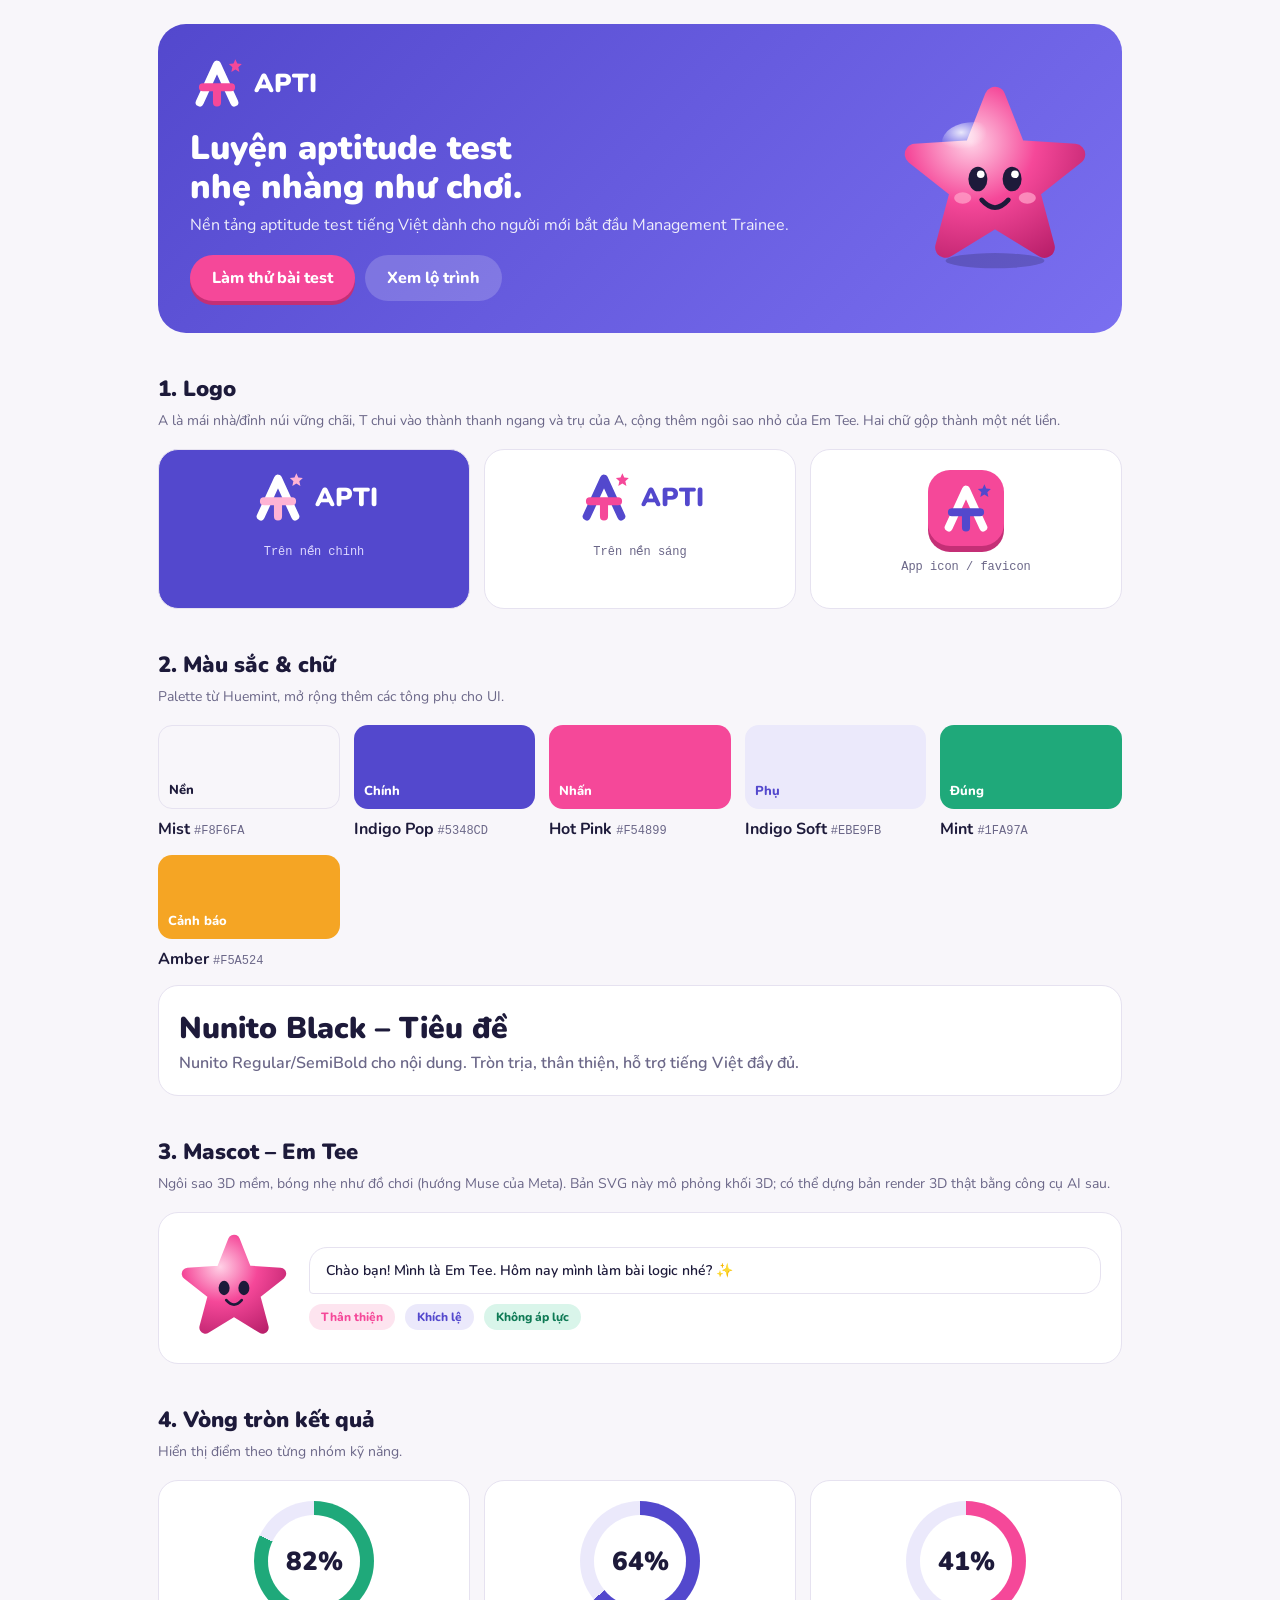
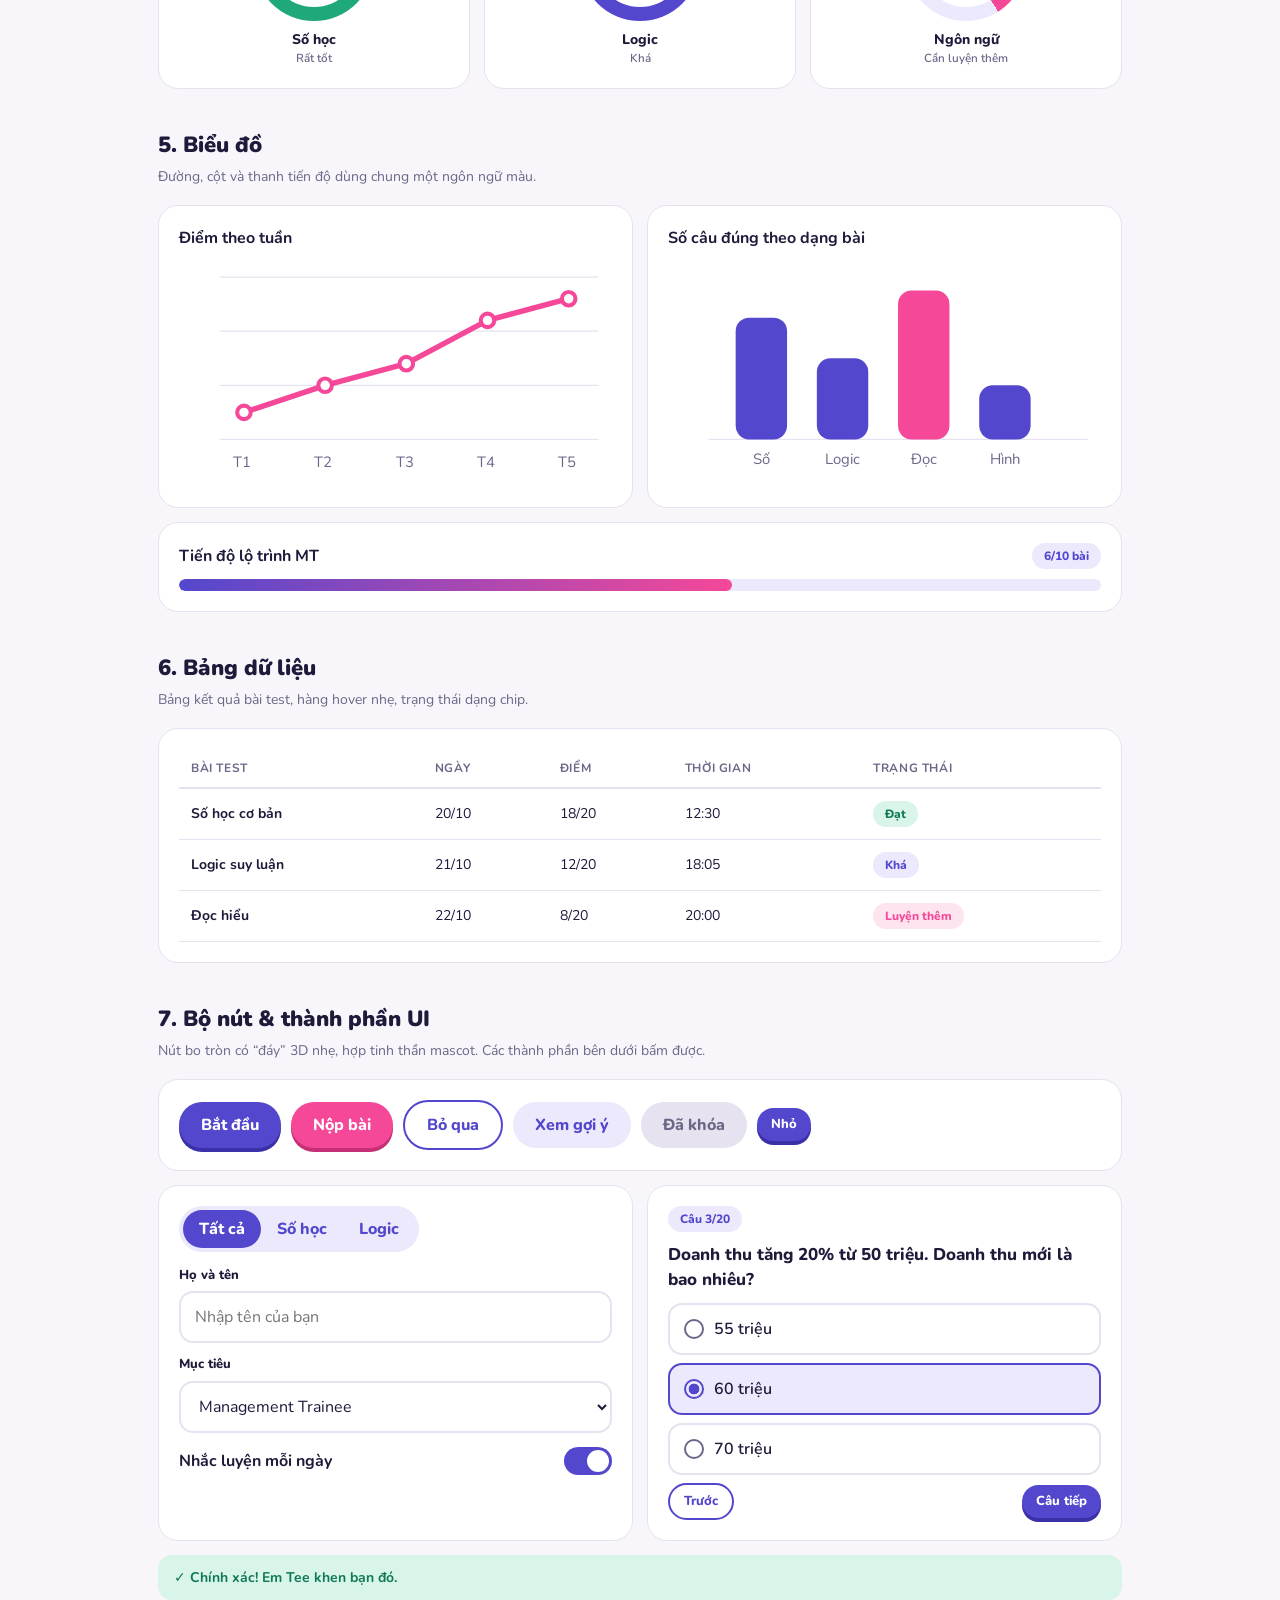
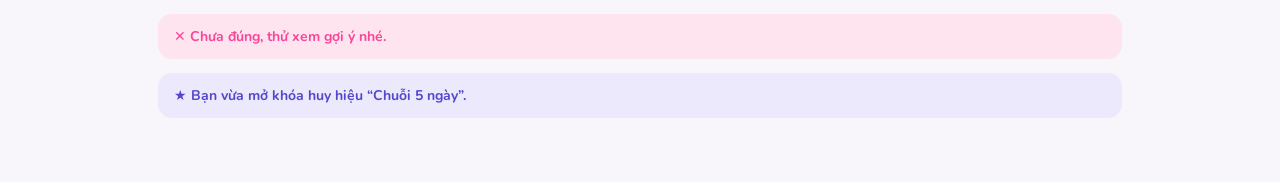
<file: extracted/APTI – Bộ nhận diện thương hiệu.html>
<!DOCTYPE html>
<html lang="vi"><head><meta charset="utf-8">
<meta name="viewport" content="width=device-width, initial-scale=1, viewport-fit=cover">
<title>APTI – Bộ nhận diện thương hiệu</title>
<link href="https://fonts.googleapis.com/css2?family=Nunito:wght@400;600;800;900&display=swap" rel="stylesheet">
<style>
:root{--bg:#f8f6fa;--pri:#5348cd;--acc:#f54899;--ink:#1d1a3a;--mut:#6b6788;--card:#fff;--line:#e6e2f0;--pri-soft:#ebe9fb;--acc-soft:#fde4ef;--ok:#1fa97a;
box-sizing:border-box;padding-top:env(safe-area-inset-top,0px);padding-bottom:env(safe-area-inset-bottom,0px)}
@media (prefers-color-scheme:dark){:root:not([data-theme="light"]){--bg:#14122a;--ink:#f3f1fb;--mut:#a29fc2;--card:#1d1a3a;--line:#322e5a;--pri-soft:#2a2660;--acc-soft:#4a1f37}}
*{box-sizing:border-box}html{scroll-padding-top:env(safe-area-inset-top,0px)}
body{margin:0;background:var(--bg);color:var(--ink);font-family:'Nunito',system-ui,sans-serif;line-height:1.5}
.wrap{max-width:1000px;margin:0 auto;padding:24px 18px 64px}
section{margin-top:40px}
h2{font-size:22px;font-weight:900;margin:0 0 4px}.sub{color:var(--mut);margin:0 0 18px;font-size:14px}
.card{background:var(--card);border:1px solid var(--line);border-radius:20px;padding:20px}
.grid{display:grid;gap:14px}.g2{grid-template-columns:repeat(auto-fit,minmax(260px,1fr))}.g3{grid-template-columns:repeat(auto-fit,minmax(180px,1fr))}
.hero{display:flex;flex-wrap:wrap;align-items:center;gap:24px;background:linear-gradient(135deg,var(--pri),#7a6ff0);color:#fff;border-radius:28px;padding:32px}
.hero .t{flex:1 1 280px}.hero h1{font-size:34px;font-weight:900;margin:12px 0 6px;line-height:1.15}.hero p{margin:0;opacity:.9}
.logo{display:inline-flex;align-items:center;gap:10px;font-weight:900;font-size:26px}
.mark{width:44px;height:44px;border-radius:14px;background:#fff;color:var(--pri);display:grid;place-items:center;font-weight:900;font-size:19px;letter-spacing:-1px;box-shadow:0 6px 0 rgba(0,0,0,.15)}
.mark b{color:var(--acc)}
.sw{height:84px;border-radius:14px;margin-bottom:8px;display:flex;align-items:flex-end;padding:8px 10px;font-weight:800;font-size:13px}
.code{font-family:ui-monospace,monospace;font-size:12px;color:var(--mut)}
.btn{font:inherit;font-weight:800;border:0;border-radius:999px;padding:11px 22px;cursor:pointer}
.b-pri{background:var(--pri);color:#fff;box-shadow:0 4px 0 #3a30a8}.b-pri:active{transform:translateY(3px);box-shadow:0 1px 0 #3a30a8}
.b-acc{background:var(--acc);color:#fff;box-shadow:0 4px 0 #c42f76}.b-acc:active{transform:translateY(3px);box-shadow:0 1px 0 #c42f76}
.b-out{background:transparent;color:var(--pri);border:2px solid var(--pri)}
.b-soft{background:var(--pri-soft);color:var(--pri)}
.b-dis{background:var(--line);color:var(--mut);cursor:not-allowed}
.b-sm{padding:7px 14px;font-size:13px}
.row{display:flex;flex-wrap:wrap;gap:10px;align-items:center}
.inp{font:inherit;width:100%;padding:12px 14px;border-radius:14px;border:2px solid var(--line);background:var(--card);color:var(--ink)}
.inp:focus{outline:none;border-color:var(--pri);box-shadow:0 0 0 4px var(--pri-soft)}
label{font-size:13px;font-weight:800;display:block;margin-bottom:6px}
.chip{display:inline-block;padding:4px 12px;border-radius:999px;font-size:12px;font-weight:800;background:var(--pri-soft);color:var(--pri)}
.chip.a{background:var(--acc-soft);color:var(--acc)}.chip.g{background:#d9f5ea;color:#0e7a55}
.opt{display:flex;gap:10px;align-items:center;padding:12px 14px;border:2px solid var(--line);border-radius:14px;margin-bottom:8px;cursor:pointer;font-weight:600}
.opt.sel{border-color:var(--pri);background:var(--pri-soft)}
.opt i{width:20px;height:20px;border-radius:50%;border:2px solid var(--mut);flex:none}.opt.sel i{border-color:var(--pri);background:radial-gradient(var(--pri) 45%,transparent 50%)}
.bar{height:12px;border-radius:99px;background:var(--pri-soft);overflow:hidden}.bar>div{height:100%;border-radius:99px;background:linear-gradient(90deg,var(--pri),var(--acc))}
.tog{width:48px;height:28px;border-radius:99px;background:var(--line);position:relative;cursor:pointer;flex:none}.tog::after{content:"";position:absolute;top:3px;left:3px;width:22px;height:22px;border-radius:50%;background:#fff;transition:.2s}
.tog.on{background:var(--pri)}.tog.on::after{left:23px}
.ring{--p:70;width:120px;height:120px;border-radius:50%;background:conic-gradient(var(--c,var(--pri)) calc(var(--p)*1%),var(--pri-soft) 0);display:grid;place-items:center;margin:0 auto 8px}
.ring span{width:92px;height:92px;border-radius:50%;background:var(--card);display:grid;place-items:center;font-weight:900;font-size:26px}
.ctr{text-align:center;font-weight:800;font-size:14px}.ctr small{display:block;color:var(--mut);font-weight:600}
.tw{overflow-x:auto}table{width:100%;border-collapse:collapse;font-size:14px;min-width:480px}
th{text-align:left;font-size:12px;text-transform:uppercase;letter-spacing:.05em;color:var(--mut);padding:10px 12px;border-bottom:2px solid var(--line)}
td{padding:12px;border-bottom:1px solid var(--line)}tr:hover td{background:var(--pri-soft)}
.tabs{display:inline-flex;background:var(--pri-soft);border-radius:99px;padding:4px;margin-bottom:14px}
.tabs button{font:inherit;font-weight:800;border:0;background:transparent;color:var(--pri);padding:7px 16px;border-radius:99px;cursor:pointer}.tabs button.on{background:var(--pri);color:#fff}
.mascot{width:190px;flex:none}
.bubble{background:var(--card);border:1px solid var(--line);border-radius:18px 18px 18px 4px;padding:12px 16px;font-weight:600;font-size:14px}
.toast{display:flex;gap:10px;align-items:center;padding:12px 16px;border-radius:14px;font-weight:700;font-size:14px}
</style></head><body><svg width="0" height="0" style="position:absolute" aria-hidden="true"><symbol id="lg" viewBox="0 0 100 100"><path d="M18 86 L50 16 L82 86" fill="none" stroke="var(--a)" stroke-width="15" stroke-linecap="round" stroke-linejoin="round"/><path d="M24 58 H76 M50 58 V86" fill="none" stroke="var(--t)" stroke-width="15" stroke-linecap="round" stroke-linejoin="round"/><path d="M84 6 L87.5 14 L96 15 L89.5 21 L91.5 29.5 L84 25 L76.5 29.5 L78.5 21 L72 15 L80.5 14Z" fill="var(--t)"/></symbol></svg><div class="wrap">

<div class="hero">
  <div class="t">
    <div class="logo"><svg width="54" height="54" style="--a:#fff;--t:#f54899"><use href="#lg"/></svg>APTI</div>
    <h1>Luyện aptitude test<br>nhẹ nhàng như chơi.</h1>
    <p>Nền tảng aptitude test tiếng Việt dành cho người mới bắt đầu Management Trainee.</p>
    <div class="row" style="margin-top:18px"><button class="btn b-acc">Làm thử bài test</button><button class="btn" style="background:rgba(255,255,255,.18);color:#fff">Xem lộ trình</button></div>
  </div>
  <svg class="mascot" viewBox="0 0 200 200" aria-label="Em Tee mascot">
    <defs>
      <radialGradient id="st" cx=".35" cy=".3" r=".9"><stop offset="0" stop-color="#ffd1e6"/><stop offset=".45" stop-color="#f54899"/><stop offset="1" stop-color="#b81f6a"/></radialGradient>
      <radialGradient id="hl" cx=".3" cy=".25" r=".4"><stop offset="0" stop-color="#fff" stop-opacity=".85"/><stop offset="1" stop-color="#fff" stop-opacity="0"/></radialGradient>
    </defs>
    <ellipse cx="100" cy="186" rx="52" ry="8" fill="#000" opacity=".18"/>
    <path d="M100 14 L122 70 L184 74 L136 112 L152 172 L100 140 L48 172 L64 112 L16 74 L78 70Z" fill="url(#st)" stroke="url(#st)" stroke-width="22" stroke-linejoin="round"/>
    <ellipse cx="78" cy="62" rx="34" ry="22" fill="url(#hl)"/>
    <ellipse cx="82" cy="100" rx="10" ry="13" fill="#1d1a3a"/><ellipse cx="118" cy="100" rx="10" ry="13" fill="#1d1a3a"/>
    <circle cx="85" cy="95" r="4" fill="#fff"/><circle cx="121" cy="95" r="4" fill="#fff"/>
    <path d="M86 122 Q100 138 114 122" fill="none" stroke="#1d1a3a" stroke-width="5" stroke-linecap="round"/>
    <ellipse cx="66" cy="120" rx="9" ry="6" fill="#ff9cc6" opacity=".8"/><ellipse cx="134" cy="120" rx="9" ry="6" fill="#ff9cc6" opacity=".8"/>
  </svg>
</div>

<section><h2>1. Logo</h2><p class="sub">A là mái nhà/đỉnh núi vững chãi, T chui vào thành thanh ngang và trụ của A, cộng thêm ngôi sao nhỏ của Em Tee. Hai chữ gộp thành một nét liền.</p>
<div class="grid g3">
  <div class="card" style="background:var(--pri);color:#fff;text-align:center"><div class="logo"><svg width="54" height="54" style="--a:#fff;--t:#ffb3d4"><use href="#lg"/></svg>APTI</div><p class="code" style="color:#ddd8ff">Trên nền chính</p></div>
  <div class="card" style="text-align:center"><div class="logo" style="color:var(--pri)"><svg width="54" height="54" style="--a:#5348cd;--t:#f54899"><use href="#lg"/></svg>APTI</div><p class="code">Trên nền sáng</p></div>
  <div class="card" style="text-align:center"><span class="mark" style="margin:0 auto;width:76px;height:76px;border-radius:22px;background:var(--acc);box-shadow:0 6px 0 #c42f76"><svg width="54" height="54" style="--a:#fff;--t:#5348cd"><use href="#lg"/></svg></span><p class="code">App icon / favicon</p></div>
</div></section>

<section><h2>2. Màu sắc &amp; chữ</h2><p class="sub">Palette từ Huemint, mở rộng thêm các tông phụ cho UI.</p>
<div class="grid g3">
  <div><div class="sw" style="background:#f8f6fa;border:1px solid var(--line);color:#1d1a3a">Nền</div><b>Mist</b> <span class="code">#F8F6FA</span></div>
  <div><div class="sw" style="background:#5348cd;color:#fff">Chính</div><b>Indigo Pop</b> <span class="code">#5348CD</span></div>
  <div><div class="sw" style="background:#f54899;color:#fff">Nhấn</div><b>Hot Pink</b> <span class="code">#F54899</span></div>
  <div><div class="sw" style="background:#ebe9fb;color:#5348cd">Phụ</div><b>Indigo Soft</b> <span class="code">#EBE9FB</span></div>
  <div><div class="sw" style="background:#1fa97a;color:#fff">Đúng</div><b>Mint</b> <span class="code">#1FA97A</span></div>
  <div><div class="sw" style="background:#f5a524;color:#fff">Cảnh báo</div><b>Amber</b> <span class="code">#F5A524</span></div>
</div>
<div class="card" style="margin-top:14px"><div style="font-size:30px;font-weight:900">Nunito Black – Tiêu đề</div><div style="font-weight:600;color:var(--mut)">Nunito Regular/SemiBold cho nội dung. Tròn trịa, thân thiện, hỗ trợ tiếng Việt đầy đủ.</div></div></section>

<section><h2>3. Mascot – Em Tee</h2><p class="sub">Ngôi sao 3D mềm, bóng nhẹ như đồ chơi (hướng Muse của Meta). Bản SVG này mô phỏng khối 3D; có thể dựng bản render 3D thật bằng công cụ AI sau.</p>
<div class="card row" style="gap:20px">
  <svg viewBox="0 0 200 200" width="110"><defs><radialGradient id="s2" cx=".35" cy=".3" r=".9"><stop offset="0" stop-color="#ffd1e6"/><stop offset=".45" stop-color="#f54899"/><stop offset="1" stop-color="#b81f6a"/></radialGradient></defs><path d="M100 14 L122 70 L184 74 L136 112 L152 172 L100 140 L48 172 L64 112 L16 74 L78 70Z" fill="url(#s2)" stroke="url(#s2)" stroke-width="22" stroke-linejoin="round"/><ellipse cx="82" cy="100" rx="10" ry="13" fill="#1d1a3a"/><ellipse cx="118" cy="100" rx="10" ry="13" fill="#1d1a3a"/><path d="M86 122 Q100 138 114 122" fill="none" stroke="#1d1a3a" stroke-width="5" stroke-linecap="round"/></svg>
  <div style="flex:1 1 220px"><div class="bubble">Chào bạn! Mình là Em Tee. Hôm nay mình làm bài logic nhé? ✨</div><div class="row" style="margin-top:10px"><span class="chip a">Thân thiện</span><span class="chip">Khích lệ</span><span class="chip g">Không áp lực</span></div></div>
</div></section>

<section><h2>4. Vòng tròn kết quả</h2><p class="sub">Hiển thị điểm theo từng nhóm kỹ năng.</p>
<div class="grid g3">
  <div class="card"><div class="ring" style="--p:82;--c:var(--ok)"><span>82%</span></div><div class="ctr">Số học<small>Rất tốt</small></div></div>
  <div class="card"><div class="ring" style="--p:64;--c:var(--pri)"><span>64%</span></div><div class="ctr">Logic<small>Khá</small></div></div>
  <div class="card"><div class="ring" style="--p:41;--c:var(--acc)"><span>41%</span></div><div class="ctr">Ngôn ngữ<small>Cần luyện thêm</small></div></div>
</div></section>

<section><h2>5. Biểu đồ</h2><p class="sub">Đường, cột và thanh tiến độ dùng chung một ngôn ngữ màu.</p>
<div class="grid g2">
  <div class="card"><b>Điểm theo tuần</b>
  <svg viewBox="0 0 320 170" width="100%"><g stroke="var(--line)"><line x1="30" y1="20" x2="310" y2="20"/><line x1="30" y1="60" x2="310" y2="60"/><line x1="30" y1="100" x2="310" y2="100"/><line x1="30" y1="140" x2="310" y2="140"/></g>
  <g fill="var(--mut)" font-size="11" font-family="Nunito"><text x="40" y="160">T1</text><text x="100" y="160">T2</text><text x="160" y="160">T3</text><text x="220" y="160">T4</text><text x="280" y="160">T5</text></g>
  <polyline points="48,120 108,100 168,84 228,52 288,36" fill="none" stroke="var(--acc)" stroke-width="4" stroke-linecap="round" stroke-linejoin="round"/>
  <g fill="var(--card)" stroke="var(--acc)" stroke-width="3"><circle cx="48" cy="120" r="5"/><circle cx="108" cy="100" r="5"/><circle cx="168" cy="84" r="5"/><circle cx="228" cy="52" r="5"/><circle cx="288" cy="36" r="5"/></g></svg></div>
  <div class="card"><b>Số câu đúng theo dạng bài</b>
  <svg viewBox="0 0 320 170" width="100%"><line x1="30" y1="140" x2="310" y2="140" stroke="var(--line)"/>
  <rect x="50" y="50" width="38" height="90" rx="10" fill="var(--pri)"/><rect x="110" y="80" width="38" height="60" rx="10" fill="var(--pri)"/><rect x="170" y="30" width="38" height="110" rx="10" fill="var(--acc)"/><rect x="230" y="100" width="38" height="40" rx="10" fill="var(--pri)"/>
  <g fill="var(--mut)" font-size="11" font-family="Nunito" text-anchor="middle"><text x="69" y="158">Số</text><text x="129" y="158">Logic</text><text x="189" y="158">Đọc</text><text x="249" y="158">Hình</text></g></svg></div>
</div>
<div class="card" style="margin-top:14px"><div class="row" style="justify-content:space-between"><b>Tiến độ lộ trình MT</b><span class="chip">6/10 bài</span></div><div class="bar" style="margin-top:10px"><div style="width:60%"></div></div></div></section>

<section><h2>6. Bảng dữ liệu</h2><p class="sub">Bảng kết quả bài test, hàng hover nhẹ, trạng thái dạng chip.</p>
<div class="card tw"><table><thead><tr><th>Bài test</th><th>Ngày</th><th>Điểm</th><th>Thời gian</th><th>Trạng thái</th></tr></thead><tbody>
<tr><td><b>Số học cơ bản</b></td><td>20/10</td><td>18/20</td><td>12:30</td><td><span class="chip g">Đạt</span></td></tr>
<tr><td><b>Logic suy luận</b></td><td>21/10</td><td>12/20</td><td>18:05</td><td><span class="chip">Khá</span></td></tr>
<tr><td><b>Đọc hiểu</b></td><td>22/10</td><td>8/20</td><td>20:00</td><td><span class="chip a">Luyện thêm</span></td></tr>
</tbody></table></div></section>

<section><h2>7. Bộ nút &amp; thành phần UI</h2><p class="sub">Nút bo tròn có “đáy” 3D nhẹ, hợp tinh thần mascot. Các thành phần bên dưới bấm được.</p>
<div class="card"><div class="row"><button class="btn b-pri">Bắt đầu</button><button class="btn b-acc">Nộp bài</button><button class="btn b-out">Bỏ qua</button><button class="btn b-soft">Xem gợi ý</button><button class="btn b-dis">Đã khóa</button><button class="btn b-pri b-sm">Nhỏ</button></div></div>
<div class="grid g2" style="margin-top:14px">
  <div class="card"><div class="tabs" id="tabs"><button class="on">Tất cả</button><button>Số học</button><button>Logic</button></div>
    <label>Họ và tên</label><input class="inp" placeholder="Nhập tên của bạn"><div style="height:12px"></div>
    <label>Mục tiêu</label><select class="inp"><option>Management Trainee</option><option>Thực tập sinh</option></select>
    <div class="row" style="margin-top:14px;justify-content:space-between"><span style="font-weight:700">Nhắc luyện mỗi ngày</span><div class="tog on" id="tg"></div></div></div>
  <div class="card"><span class="chip">Câu 3/20</span><p style="font-weight:800;font-size:17px;margin:10px 0">Doanh thu tăng 20% từ 50 triệu. Doanh thu mới là bao nhiêu?</p>
    <div id="opts"><div class="opt"><i></i>55 triệu</div><div class="opt sel"><i></i>60 triệu</div><div class="opt"><i></i>70 triệu</div></div>
    <div class="row" style="justify-content:space-between"><button class="btn b-out b-sm">Trước</button><button class="btn b-pri b-sm">Câu tiếp</button></div></div>
</div>
<div class="grid" style="margin-top:14px">
  <div class="toast" style="background:#d9f5ea;color:#0e7a55">✓ Chính xác! Em Tee khen bạn đó.</div>
  <div class="toast" style="background:var(--acc-soft);color:var(--acc)">✕ Chưa đúng, thử xem gợi ý nhé.</div>
  <div class="toast" style="background:var(--pri-soft);color:var(--pri)">★ Bạn vừa mở khóa huy hiệu “Chuỗi 5 ngày”.</div>
</div></section>
</div>
<script>
document.querySelectorAll('#tabs button').forEach(b=>b.onclick=()=>{document.querySelectorAll('#tabs button').forEach(x=>x.classList.remove('on'));b.classList.add('on')});
document.getElementById('tg').onclick=e=>e.currentTarget.classList.toggle('on');
document.querySelectorAll('#opts .opt').forEach(o=>o.onclick=()=>{document.querySelectorAll('#opts .opt').forEach(x=>x.classList.remove('sel'));o.classList.add('sel')});
</script></body></html>
</file>
<file: apti-frontend/css/design-tokens.css>
/**
 * APTI Design System Tokens
 * Bảng màu nhận diện thương hiệu từ Huemint & Nguyên tắc thiết kế Nunito
 */

:root {
  /* Color Palette */
  --bg: #F8F6FA;                /* Mist */
  --pri: #5348CD;               /* Indigo Pop */
  --pri-hover: #463db8;
  --pri-shadow: #3a30a8;        /* Đáy 3D nút chính */
  --acc: #F54899;               /* Hot Pink */
  --acc-hover: #e03282;
  --acc-shadow: #c42f76;        /* Đáy 3D nút nhấn */
  --ink: #1D1A3A;               /* Chữ chính */
  --mut: #6B6788;               /* Chữ phụ / Muted */
  --card: #FFFFFF;              /* Nền thẻ */
  --card-glass: rgba(255, 255, 255, 0.88);
  --line: #E6E2F0;              /* Viền thẻ & phân cách */
  --pri-soft: #EBE9FB;          /* Indigo nhạt */
  --acc-soft: #FDE4EF;          /* Hồng nhạt */
  --ok: #1FA97A;                /* Mint - Đúng / Thành công */
  --ok-soft: #D9F5EA;
  --ok-shadow: #157956;
  --warn: #F5A524;              /* Amber - Cảnh báo / Khá */
  --warn-soft: #FEF3D6;
  --danger: #E53935;
  --danger-soft: #FFEBEE;

  /* Typography */
  --font-main: 'Nunito', system-ui, -apple-system, BlinkMacSystemFont, 'Segoe UI', Roboto, sans-serif;
  
  /* Radii */
  --radius-sm: 10px;
  --radius-md: 16px;
  --radius-lg: 24px;
  --radius-xl: 32px;
  --radius-pill: 9999px;

  /* Shadows */
  --shadow-subtle: 0 4px 18px rgba(83, 72, 205, 0.06);
  --shadow-card: 0 10px 30px rgba(29, 26, 58, 0.06);
  --shadow-hover: 0 16px 40px rgba(83, 72, 205, 0.12);
  --shadow-btn-pri: 0 4px 0 var(--pri-shadow);
  --shadow-btn-acc: 0 4px 0 var(--acc-shadow);
  --shadow-btn-ok: 0 4px 0 var(--ok-shadow);

  /* Spacing */
  --wrap-max: 1140px;
  --nav-height: 72px;

  /* Transitions */
  --transition-fast: 0.18s cubic-bezier(0.4, 0, 0.2, 1);
  --transition-normal: 0.3s cubic-bezier(0.4, 0, 0.2, 1);
}

/* Dark Theme Support */
[data-theme="dark"] {
  --bg: #14122A;
  --ink: #F3F1FB;
  --mut: #A29FC2;
  --card: #1D1A3A;
  --card-glass: rgba(29, 26, 58, 0.88);
  --line: #322E5A;
  --pri-soft: #2A2660;
  --acc-soft: #4A1F37;
  --ok-soft: #16362C;
  --warn-soft: #3D2D16;
  --shadow-subtle: 0 4px 20px rgba(0, 0, 0, 0.35);
  --shadow-card: 0 12px 36px rgba(0, 0, 0, 0.45);
  --shadow-hover: 0 18px 45px rgba(83, 72, 205, 0.28);
}
</file>
<file: apti-frontend/css/components.css>
/**
 * APTI UI Components
 * Nút bo tròn đáy 3D, Card mềm, Mascot speech bubble, Vòng tròn tiến độ, v.v.
 */

/* ----------------- Nút bấm (3D Tactile Buttons) ----------------- */
.btn {
  font-family: var(--font-main);
  font-weight: 800;
  font-size: 15px;
  border: none;
  border-radius: var(--radius-pill);
  padding: 12px 26px;
  cursor: pointer;
  display: inline-flex;
  align-items: center;
  justify-content: center;
  gap: 8px;
  transition: all var(--transition-fast);
  text-decoration: none;
  line-height: 1.2;
  user-select: none;
  white-space: nowrap;
}

.btn:active:not(:disabled) {
  transform: translateY(3px);
}

.b-pri {
  background: var(--pri);
  color: #FFFFFF;
  box-shadow: var(--shadow-btn-pri);
}
.b-pri:hover:not(:disabled) {
  background: var(--pri-hover);
}
.b-pri:active:not(:disabled) {
  box-shadow: 0 1px 0 var(--pri-shadow);
}

.b-acc {
  background: var(--acc);
  color: #FFFFFF;
  box-shadow: var(--shadow-btn-acc);
}
.b-acc:hover:not(:disabled) {
  background: var(--acc-hover);
}
.b-acc:active:not(:disabled) {
  box-shadow: 0 1px 0 var(--acc-shadow);
}

.b-ok {
  background: var(--ok);
  color: #FFFFFF;
  box-shadow: var(--shadow-btn-ok);
}
.b-ok:hover:not(:disabled) {
  background: #188c64;
}
.b-ok:active:not(:disabled) {
  box-shadow: 0 1px 0 var(--ok-shadow);
}

.b-out {
  background: transparent;
  color: var(--pri);
  border: 2px solid var(--pri);
}
.b-out:hover:not(:disabled) {
  background: var(--pri-soft);
}

.b-soft {
  background: var(--pri-soft);
  color: var(--pri);
}
.b-soft:hover:not(:disabled) {
  filter: brightness(0.96);
}

.b-ghost {
  background: transparent;
  color: var(--ink);
  border: 1px solid var(--line);
}
.b-ghost:hover:not(:disabled) {
  background: var(--pri-soft);
  color: var(--pri);
}

.b-dis, .btn:disabled {
  background: var(--line) !important;
  color: var(--mut) !important;
  box-shadow: none !important;
  cursor: not-allowed;
  transform: none !important;
  opacity: 0.75;
}

.b-sm {
  padding: 8px 16px;
  font-size: 13px;
}

.b-lg {
  padding: 15px 32px;
  font-size: 17px;
  font-weight: 900;
}

.b-icon {
  width: 42px;
  height: 42px;
  padding: 0;
  border-radius: 50%;
  flex: none;
}

/* ----------------- Thẻ (Cards) ----------------- */
.card {
  background: var(--card);
  border: 1px solid var(--line);
  border-radius: var(--radius-lg);
  padding: 24px;
  box-shadow: var(--shadow-subtle);
  transition: transform var(--transition-normal), box-shadow var(--transition-normal), border-color var(--transition-normal);
}

.card-hover:hover {
  transform: translateY(-4px);
  box-shadow: var(--shadow-hover);
  border-color: rgba(83, 72, 205, 0.25);
}

.card-highlight {
  border: 2px solid var(--pri);
  position: relative;
  overflow: hidden;
}

.card-highlight::before {
  content: '';
  position: absolute;
  top: 0;
  left: 0;
  right: 0;
  height: 6px;
  background: linear-gradient(90deg, var(--pri), var(--acc));
}

/* ----------------- Nhãn (Chips & Badges) ----------------- */
.chip {
  display: inline-flex;
  align-items: center;
  gap: 6px;
  padding: 5px 14px;
  border-radius: var(--radius-pill);
  font-size: 12px;
  font-weight: 800;
  background: var(--pri-soft);
  color: var(--pri);
  line-height: 1.3;
}

.chip.a {
  background: var(--acc-soft);
  color: var(--acc);
}

.chip.g {
  background: var(--ok-soft);
  color: var(--ok);
}

.chip.w {
  background: var(--warn-soft);
  color: var(--warn);
}

/* ----------------- Mascot Em Tee Bubble ----------------- */
.mascot-container {
  display: flex;
  align-items: center;
  gap: 20px;
  position: relative;
}

.bubble {
  background: var(--card);
  border: 2px solid var(--line);
  border-radius: 20px 20px 20px 4px;
  padding: 14px 18px;
  font-weight: 700;
  font-size: 15px;
  line-height: 1.45;
  color: var(--ink);
  box-shadow: var(--shadow-subtle);
  position: relative;
  transition: all var(--transition-fast);
}

.bubble::before {
  content: '';
  position: absolute;
  bottom: -9px;
  left: -2px;
  width: 14px;
  height: 14px;
  background: var(--card);
  border-left: 2px solid var(--line);
  border-bottom: 2px solid var(--line);
  border-bottom-left-radius: 6px;
  transform: rotate(-15deg);
}

/* ----------------- Vòng tròn kết quả (Circular Progress Ring) ----------------- */
.ring {
  --p: 70;
  --c: var(--pri);
  width: 124px;
  height: 124px;
  border-radius: 50%;
  background: conic-gradient(var(--c) calc(var(--p) * 1%), var(--pri-soft) 0);
  display: grid;
  place-items: center;
  margin: 0 auto 12px;
  box-shadow: 0 4px 14px rgba(83, 72, 205, 0.1);
  transition: background 0.8s ease-in-out;
}

.ring span {
  width: 96px;
  height: 96px;
  border-radius: 50%;
  background: var(--card);
  display: grid;
  place-items: center;
  font-weight: 900;
  font-size: 26px;
  color: var(--ink);
}

.ctr {
  text-align: center;
  font-weight: 800;
  font-size: 15px;
  color: var(--ink);
}

.ctr small {
  display: block;
  color: var(--mut);
  font-weight: 700;
  font-size: 13px;
  margin-top: 3px;
}

/* ----------------- Thanh tiến độ (Progress Bar) ----------------- */
.bar {
  height: 14px;
  border-radius: var(--radius-pill);
  background: var(--pri-soft);
  overflow: hidden;
  position: relative;
}

.bar > div {
  height: 100%;
  border-radius: var(--radius-pill);
  background: linear-gradient(90deg, var(--pri), var(--acc));
  transition: width 0.5s cubic-bezier(0.4, 0, 0.2, 1);
}

/* ----------------- Nút gạt Toggle Switch ----------------- */
.tog {
  width: 52px;
  height: 30px;
  border-radius: var(--radius-pill);
  background: var(--line);
  position: relative;
  cursor: pointer;
  flex: none;
  transition: background var(--transition-fast);
}

.tog::after {
  content: "";
  position: absolute;
  top: 3px;
  left: 3px;
  width: 24px;
  height: 24px;
  border-radius: 50%;
  background: #FFFFFF;
  box-shadow: 0 2px 5px rgba(0,0,0,0.2);
  transition: left var(--transition-fast);
}

.tog.on {
  background: var(--pri);
}

.tog.on::after {
  left: 25px;
}

/* ----------------- Tabs chuyển đổi ----------------- */
.tabs {
  display: inline-flex;
  background: var(--pri-soft);
  border-radius: var(--radius-pill);
  padding: 5px;
  gap: 4px;
  flex-wrap: wrap;
}

.tabs button {
  font-family: var(--font-main);
  font-weight: 800;
  font-size: 14px;
  border: 0;
  background: transparent;
  color: var(--pri);
  padding: 8px 20px;
  border-radius: var(--radius-pill);
  cursor: pointer;
  transition: all var(--transition-fast);
}

.tabs button.on {
  background: var(--pri);
  color: #FFFFFF;
  box-shadow: 0 3px 8px rgba(83, 72, 205, 0.25);
}

/* ----------------- Form Controls ----------------- */
.inp {
  font-family: var(--font-main);
  font-size: 15px;
  font-weight: 600;
  width: 100%;
  padding: 13px 16px;
  border-radius: var(--radius-md);
  border: 2px solid var(--line);
  background: var(--card);
  color: var(--ink);
  transition: border-color var(--transition-fast), box-shadow var(--transition-fast);
}

.inp:focus {
  outline: none;
  border-color: var(--pri);
  box-shadow: 0 0 0 4px var(--pri-soft);
}

label {
  font-size: 13px;
  font-weight: 800;
  display: block;
  margin-bottom: 6px;
  color: var(--ink);
}

/* ----------------- Lựa chọn trắc nghiệm Quiz Option ----------------- */
.opt {
  display: flex;
  gap: 14px;
  align-items: center;
  padding: 14px 18px;
  border: 2px solid var(--line);
  border-radius: var(--radius-md);
  margin-bottom: 10px;
  cursor: pointer;
  font-weight: 700;
  font-size: 15px;
  color: var(--ink);
  background: var(--card);
  transition: all var(--transition-fast);
  user-select: none;
}

.opt:hover:not(.locked) {
  border-color: var(--pri);
  background: var(--pri-soft);
  transform: translateX(4px);
}

.opt i {
  width: 22px;
  height: 22px;
  border-radius: 50%;
  border: 2px solid var(--mut);
  flex: none;
  display: grid;
  place-items: center;
  font-size: 11px;
  color: #FFFFFF;
  transition: all var(--transition-fast);
}

.opt.sel {
  border-color: var(--pri);
  background: var(--pri-soft);
  box-shadow: 0 4px 12px rgba(83, 72, 205, 0.12);
}

.opt.sel i {
  border-color: var(--pri);
  background: radial-gradient(var(--pri) 55%, transparent 60%);
}

.opt.correct {
  border-color: var(--ok) !important;
  background: var(--ok-soft) !important;
  color: var(--ok) !important;
}

.opt.correct i {
  border-color: var(--ok);
  background: var(--ok);
}

.opt.wrong {
  border-color: var(--acc) !important;
  background: var(--acc-soft) !important;
  color: var(--acc) !important;
}

.opt.wrong i {
  border-color: var(--acc);
  background: var(--acc);
}

/* ----------------- Thông báo Toast ----------------- */
.toast {
  display: flex;
  gap: 12px;
  align-items: center;
  padding: 14px 18px;
  border-radius: var(--radius-md);
  font-weight: 800;
  font-size: 14px;
  line-height: 1.4;
  margin-top: 10px;
  animation: slideInDown 0.3s ease;
}

.toast-ok {
  background: var(--ok-soft);
  color: var(--ok);
  border: 1px solid rgba(31, 169, 122, 0.3);
}

.toast-warn {
  background: var(--acc-soft);
  color: var(--acc);
  border: 1px solid rgba(245, 72, 153, 0.3);
}

.toast-info {
  background: var(--pri-soft);
  color: var(--pri);
  border: 1px solid rgba(83, 72, 205, 0.3);
}

/* ----------------- Bảng dữ liệu ----------------- */
.tw {
  overflow-x: auto;
  border-radius: var(--radius-md);
}

table {
  width: 100%;
  border-collapse: collapse;
  font-size: 14px;
  min-width: 520px;
}

th {
  text-align: left;
  font-size: 12px;
  font-weight: 900;
  text-transform: uppercase;
  letter-spacing: 0.05em;
  color: var(--mut);
  padding: 12px 14px;
  border-bottom: 2px solid var(--line);
}

td {
  padding: 14px;
  border-bottom: 1px solid var(--line);
  color: var(--ink);
  font-weight: 600;
}

tr:last-child td {
  border-bottom: none;
}

tr:hover td {
  background: var(--pri-soft);
}

/* ----------------- Modal Dialog ----------------- */
.modal-overlay {
  position: fixed;
  inset: 0;
  background: rgba(20, 18, 42, 0.65);
  backdrop-filter: blur(8px);
  z-index: 1000;
  display: grid;
  place-items: center;
  padding: 20px;
  opacity: 0;
  pointer-events: none;
  transition: opacity 0.25s ease;
}

.modal-overlay.active {
  opacity: 1;
  pointer-events: auto;
}

.modal-content {
  background: var(--card);
  border-radius: var(--radius-xl);
  max-width: 680px;
  width: 100%;
  max-height: 90vh;
  overflow-y: auto;
  padding: 32px;
  border: 1px solid var(--line);
  box-shadow: 0 25px 60px rgba(0,0,0,0.3);
  transform: scale(0.95) translateY(10px);
  transition: transform 0.25s cubic-bezier(0.4, 0, 0.2, 1);
}

.modal-overlay.active .modal-content {
  transform: scale(1) translateY(0);
}

/* ----------------- Accordion (FAQ) ----------------- */
.accordion-item {
  border: 1px solid var(--line);
  border-radius: var(--radius-md);
  margin-bottom: 12px;
  background: var(--card);
  overflow: hidden;
  transition: border-color var(--transition-fast);
}

.accordion-item.active {
  border-color: var(--pri);
  box-shadow: var(--shadow-subtle);
}

.accordion-header {
  padding: 18px 22px;
  font-weight: 800;
  font-size: 16px;
  display: flex;
  justify-content: space-between;
  align-items: center;
  cursor: pointer;
  color: var(--ink);
  user-select: none;
}

.accordion-icon {
  width: 28px;
  height: 28px;
  border-radius: 50%;
  background: var(--pri-soft);
  color: var(--pri);
  display: grid;
  place-items: center;
  font-size: 18px;
  transition: transform var(--transition-fast);
}

.accordion-item.active .accordion-icon {
  transform: rotate(45deg);
  background: var(--acc-soft);
  color: var(--acc);
}

.accordion-body {
  max-height: 0;
  overflow: hidden;
  transition: max-height 0.3s ease, padding 0.3s ease;
  padding: 0 22px;
  color: var(--mut);
  font-weight: 600;
  line-height: 1.6;
  font-size: 14.5px;
}

.accordion-item.active .accordion-body {
  padding: 0 22px 20px 22px;
  max-height: 250px;
}

/* ----------------- Global Floating Toast Container ----------------- */
.toast-container {
  position: fixed;
  top: 24px;
  right: 24px;
  z-index: 99999;
  display: flex;
  flex-direction: column;
  gap: 10px;
  max-width: 380px;
  pointer-events: none;
}

.toast-item {
  pointer-events: auto;
  display: flex;
  align-items: center;
  gap: 12px;
  padding: 12px 18px;
  border-radius: var(--radius-pill);
  font-family: var(--font-main);
  font-weight: 800;
  font-size: 14px;
  color: #FFFFFF;
  background: var(--ink);
  box-shadow: 0 10px 28px rgba(0, 0, 0, 0.22);
  transition: all 0.3s cubic-bezier(0.16, 1, 0.3, 1);
  border: 1px solid rgba(255, 255, 255, 0.15);
}

.toast-item.toast-success {
  background: #10B981;
}

.toast-item.toast-error {
  background: #EF4444;
}

.toast-item.toast-warning {
  background: #F59E0B;
}

.toast-item.toast-info {
  background: #4F46E5;
}

.toast-item .toast-icon {
  display: flex;
  align-items: center;
  flex: none;
}

.toast-item .toast-msg {
  flex: 1;
  line-height: 1.35;
}

.toast-item .toast-close {
  background: none;
  border: none;
  color: #FFFFFF;
  opacity: 0.8;
  font-size: 18px;
  cursor: pointer;
  padding: 0 4px;
  line-height: 1;
}

.toast-item .toast-close:hover {
  opacity: 1;
}

.toast-item.fade-out {
  opacity: 0;
  transform: translateY(-10px) scale(0.95);
}

/* ----------------- Header User Pill & Sound Toggle ----------------- */
.nav-user-btn {
  display: inline-flex;
  align-items: center;
  gap: 8px;
  padding: 6px 14px;
  border-radius: var(--radius-pill);
  background: var(--pri-soft);
  color: var(--pri);
  font-size: 13.5px;
  font-weight: 800;
  border: 1.5px solid var(--pri);
}

.nav-user-btn:hover {
  background: var(--pri);
  color: #FFFFFF;
}

.nav-user-btn:hover .chip {
  background: #FFFFFF;
  color: var(--pri);
}

.user-name-text {
  max-width: 120px;
  overflow: hidden;
  text-overflow: ellipsis;
  white-space: nowrap;
}

@media (max-width: 576px) {
  .user-name-text {
    max-width: 80px;
  }
}

/* ----------------- APTI Admin Control Hub ----------------- */
.admin-modal-backdrop {
  z-index: 9999;
}

.admin-hub-card {
  box-shadow: 0 25px 60px rgba(15, 23, 42, 0.35);
  animation: adminModalPop 0.25s cubic-bezier(0.34, 1.56, 0.64, 1);
}

@keyframes adminModalPop {
  from {
    opacity: 0;
    transform: scale(0.96) translateY(10px);
  }
  to {
    opacity: 1;
    transform: scale(1) translateY(0);
  }
}

.admin-tabs::-webkit-scrollbar {
  height: 4px;
}

.admin-tabs::-webkit-scrollbar-thumb {
  background: var(--line);
  border-radius: 4px;
}

.kpi-mini-card {
  box-shadow: 0 2px 6px rgba(0, 0, 0, 0.04);
  transition: transform 0.15s ease;
}

.kpi-mini-card:hover {
  transform: translateY(-2px);
}
</file>
<file: apti-frontend/css/layout.css>
/**
 * APTI Page Layout Styles
 * Cấu trúc Header, Hero, Quiz Studio, Pricing, FAQ và Footer
 */

/* ----------------- Reset & Base ----------------- */
*, *::before, *::after {
  box-sizing: border-box;
}

html {
  scroll-behavior: smooth;
  scroll-padding-top: calc(var(--nav-height) + 16px);
}

body {
  margin: 0;
  background-color: var(--bg);
  color: var(--ink);
  font-family: var(--font-main);
  line-height: 1.55;
  -webkit-font-smoothing: antialiased;
  transition: background-color var(--transition-normal), color var(--transition-normal);
  overflow-x: hidden;
}

.wrap {
  max-width: var(--wrap-max);
  margin: 0 auto;
  padding: 0 20px;
}

section {
  padding: 72px 0;
}

.section-head {
  text-align: center;
  max-width: 680px;
  margin: 0 auto 48px;
}

.section-tag {
  display: inline-flex;
  align-items: center;
  gap: 6px;
  padding: 6px 16px;
  background: var(--pri-soft);
  color: var(--pri);
  font-weight: 800;
  font-size: 13px;
  border-radius: var(--radius-pill);
  margin-bottom: 12px;
}

.section-title {
  font-size: 32px;
  font-weight: 900;
  line-height: 1.25;
  margin: 0 0 12px;
  color: var(--ink);
}

.section-desc {
  font-size: 16px;
  color: var(--mut);
  margin: 0;
  font-weight: 600;
}

/* ----------------- Header / Navigation ----------------- */
.site-header {
  position: sticky;
  top: 0;
  z-index: 500;
  height: var(--nav-height);
  background: var(--card-glass);
  backdrop-filter: blur(12px);
  -webkit-backdrop-filter: blur(12px);
  border-bottom: 1px solid var(--line);
  transition: background-color var(--transition-normal), border-color var(--transition-normal);
}

.nav-container {
  height: 100%;
  display: flex;
  align-items: center;
  justify-content: space-between;
  gap: 20px;
}

.brand-logo {
  display: flex;
  align-items: center;
  gap: 12px;
  text-decoration: none;
  font-weight: 900;
  font-size: 24px;
  color: var(--pri);
}

.brand-icon-box {
  width: 42px;
  height: 42px;
  border-radius: 12px;
  background: var(--pri);
  display: grid;
  place-items: center;
  box-shadow: 0 4px 0 var(--pri-shadow);
  transition: transform var(--transition-fast);
}

.brand-logo:hover .brand-icon-box {
  transform: scale(1.05);
}

.nav-menu {
  display: flex;
  align-items: center;
  gap: 24px;
  list-style: none;
  margin: 0;
  padding: 0;
}

.nav-link {
  color: var(--ink);
  text-decoration: none;
  font-weight: 800;
  font-size: 14.5px;
  transition: color var(--transition-fast);
  padding: 6px 0;
  position: relative;
}

.nav-link:hover, .nav-link.active {
  color: var(--pri);
}

.nav-link.active::after {
  content: '';
  position: absolute;
  bottom: 0;
  left: 0;
  right: 0;
  height: 2px;
  background: var(--acc);
  border-radius: 2px;
}

.nav-actions {
  display: flex;
  align-items: center;
  gap: 12px;
}

.theme-toggle-btn {
  background: var(--pri-soft);
  border: 1px solid var(--line);
  color: var(--pri);
  width: 40px;
  height: 40px;
  border-radius: 50%;
  cursor: pointer;
  display: grid;
  place-items: center;
  font-size: 18px;
  transition: all var(--transition-fast);
}

.theme-toggle-btn:hover {
  background: var(--pri);
  color: #FFFFFF;
}

.mobile-menu-btn {
  display: none;
  background: transparent;
  border: none;
  color: var(--ink);
  font-size: 24px;
  cursor: pointer;
}

/* ----------------- Hero Section ----------------- */
.hero-card {
  background: linear-gradient(135deg, var(--pri) 0%, #6d62ea 60%, #877cf5 100%);
  border-radius: var(--radius-xl);
  padding: 48px;
  color: #FFFFFF;
  display: grid;
  grid-template-columns: 1.25fr 0.95fr;
  gap: 40px;
  align-items: center;
  position: relative;
  overflow: hidden;
  box-shadow: 0 20px 48px rgba(83, 72, 205, 0.28);
}

.hero-card::after {
  content: '';
  position: absolute;
  top: -120px;
  right: -120px;
  width: 380px;
  height: 380px;
  border-radius: 50%;
  background: radial-gradient(circle, rgba(245, 72, 153, 0.35) 0%, transparent 70%);
  pointer-events: none;
}

.hero-badge-pill {
  display: inline-flex;
  align-items: center;
  gap: 8px;
  padding: 7px 16px;
  background: rgba(255, 255, 255, 0.18);
  backdrop-filter: blur(10px);
  border-radius: var(--radius-pill);
  font-weight: 800;
  font-size: 13px;
  margin-bottom: 16px;
}

.hero-badge-pill b {
  color: #FFE600;
}

.hero-title {
  font-size: 44px;
  font-weight: 900;
  line-height: 1.15;
  margin: 0 0 16px;
  letter-spacing: -0.02em;
}

.hero-subtitle {
  font-size: 18px;
  line-height: 1.55;
  margin: 0 0 28px;
  opacity: 0.95;
  font-weight: 600;
}

.hero-buttons {
  display: flex;
  flex-wrap: wrap;
  gap: 14px;
  align-items: center;
}

.hero-quote-note {
  margin-top: 24px;
  font-size: 13.5px;
  font-weight: 700;
  opacity: 0.88;
  display: flex;
  align-items: center;
  gap: 8px;
}

.hero-mascot-box {
  display: flex;
  flex-direction: column;
  align-items: center;
  position: relative;
  z-index: 1;
}

.hero-mascot-img-wrap {
  position: relative;
  width: 250px;
  height: 250px;
  display: grid;
  place-items: center;
}

.hero-mascot-img {
  width: 100%;
  height: 100%;
  object-fit: contain;
  filter: drop-shadow(0 14px 28px rgba(0, 0, 0, 0.25));
}

.hero-mascot-speech {
  background: #FFFFFF;
  color: #1D1A3A;
  border-radius: 20px 20px 20px 4px;
  padding: 16px 20px;
  font-weight: 800;
  font-size: 15px;
  box-shadow: 0 12px 28px rgba(0,0,0,0.18);
  margin-top: 14px;
  position: relative;
  max-width: 320px;
  text-align: center;
  line-height: 1.4;
}

/* ----------------- Grid Layouts ----------------- */
.grid {
  display: grid;
  gap: 20px;
}

.g-4 {
  grid-template-columns: repeat(auto-fit, minmax(240px, 1fr));
}

.g-3 {
  grid-template-columns: repeat(auto-fit, minmax(280px, 1fr));
}

.g-2 {
  grid-template-columns: repeat(auto-fit, minmax(320px, 1fr));
}

/* ----------------- Pain Points Section ----------------- */
.pain-card {
  padding: 28px;
  border-radius: var(--radius-lg);
  display: flex;
  flex-direction: column;
  gap: 12px;
}

.pain-num {
  font-size: 14px;
  font-weight: 900;
  color: var(--acc);
  background: var(--acc-soft);
  width: 36px;
  height: 36px;
  border-radius: 10px;
  display: grid;
  place-items: center;
  margin-bottom: 6px;
}

.pain-title {
  font-size: 18px;
  font-weight: 900;
  margin: 0;
  color: var(--ink);
}

.pain-desc {
  font-size: 14.5px;
  color: var(--mut);
  line-height: 1.5;
  margin: 0;
  font-weight: 600;
}

/* ----------------- 5 Value Pillars ----------------- */
.pillar-card {
  display: flex;
  gap: 20px;
  padding: 24px;
  align-items: flex-start;
}

.pillar-num {
  font-size: 28px;
  font-weight: 900;
  color: var(--pri);
  background: var(--pri-soft);
  width: 60px;
  height: 60px;
  border-radius: 18px;
  display: grid;
  place-items: center;
  flex: none;
}

.pillar-content h3 {
  margin: 0 0 6px;
  font-size: 18px;
  font-weight: 800;
  color: var(--ink);
}

.pillar-content p {
  margin: 0;
  font-size: 14.5px;
  color: var(--mut);
  line-height: 1.5;
  font-weight: 600;
}

/* ----------------- Pathways Section ----------------- */
.pathway-card {
  padding: 32px;
  text-align: center;
  display: flex;
  flex-direction: column;
  align-items: center;
  justify-content: space-between;
}

.pathway-icon {
  font-size: 42px;
  margin-bottom: 14px;
}

.pathway-title {
  font-size: 20px;
  font-weight: 900;
  margin: 0 0 10px;
  color: var(--ink);
}

.pathway-desc {
  font-size: 14.5px;
  color: var(--mut);
  font-weight: 600;
  margin-bottom: 24px;
  flex-grow: 1;
}

/* ----------------- Quiz Practice Studio ----------------- */
.quiz-section {
  background: var(--bg);
  position: relative;
}

.quiz-container {
  background: var(--card);
  border: 1px solid var(--line);
  border-radius: var(--radius-xl);
  padding: 36px;
  box-shadow: var(--shadow-card);
}

.quiz-toolbar {
  display: flex;
  justify-content: space-between;
  align-items: center;
  flex-wrap: wrap;
  gap: 16px;
  padding-bottom: 24px;
  border-bottom: 1px solid var(--line);
  margin-bottom: 28px;
}

.quiz-timer-badge {
  display: flex;
  align-items: center;
  gap: 8px;
  font-weight: 900;
  font-size: 18px;
  color: var(--acc);
  background: var(--acc-soft);
  padding: 8px 18px;
  border-radius: var(--radius-pill);
}

.quiz-timer-badge.warning {
  animation: pulseWarning 1s infinite alternate;
}

.quiz-main-layout {
  display: grid;
  grid-template-columns: 1fr 340px;
  gap: 32px;
}

.quiz-question-box {
  display: flex;
  flex-direction: column;
  justify-content: space-between;
}

.question-meta {
  display: flex;
  align-items: center;
  justify-content: space-between;
  margin-bottom: 16px;
}

.question-text {
  font-size: 20px;
  font-weight: 800;
  line-height: 1.45;
  margin: 0 0 24px;
  color: var(--ink);
  white-space: pre-line;
}

.question-nav-controls {
  display: flex;
  justify-content: space-between;
  align-items: center;
  margin-top: 24px;
  padding-top: 20px;
  border-top: 1px solid var(--line);
  flex-wrap: wrap;
  gap: 12px;
}

.quiz-sidebar {
  border-left: 1px solid var(--line);
  padding-left: 28px;
  display: flex;
  flex-direction: column;
  gap: 20px;
}

.quiz-mascot-guide {
  background: var(--pri-soft);
  border-radius: var(--radius-lg);
  padding: 20px;
  text-align: center;
}

.quiz-mascot-guide img {
  width: 90px;
  height: 90px;
  margin-bottom: 10px;
}

.quiz-progress-map {
  display: grid;
  grid-template-columns: repeat(5, 1fr);
  gap: 8px;
}

.progress-step-btn {
  height: 38px;
  border-radius: 10px;
  border: 1px solid var(--line);
  background: var(--card);
  color: var(--ink);
  font-weight: 800;
  font-size: 13px;
  cursor: pointer;
  display: grid;
  place-items: center;
  transition: all var(--transition-fast);
}

.progress-step-btn.current {
  border-color: var(--pri);
  background: var(--pri);
  color: #FFFFFF;
}

.progress-step-btn.answered {
  background: var(--pri-soft);
  color: var(--pri);
  border-color: var(--pri);
}

/* ----------------- Quiz Results Dashboard ----------------- */
.results-dashboard {
  display: none;
  animation: fadeIn 0.4s ease;
}

.results-dashboard.active {
  display: block;
}

.results-celebrate-card {
  text-align: center;
  padding: 36px;
  background: linear-gradient(135deg, rgba(83, 72, 205, 0.08) 0%, rgba(245, 72, 153, 0.08) 100%);
  border-radius: var(--radius-xl);
  margin-bottom: 32px;
}

.results-grid-summary {
  display: grid;
  grid-template-columns: repeat(3, 1fr);
  gap: 20px;
  margin-bottom: 32px;
}

/* ----------------- Pricing Section ----------------- */
.pricing-grid {
  display: grid;
  grid-template-columns: repeat(2, 1fr);
  gap: 30px;
  max-width: 860px;
  margin: 0 auto;
}

.pricing-card {
  padding: 36px;
  border-radius: var(--radius-xl);
  display: flex;
  flex-direction: column;
  position: relative;
}

.pricing-card.featured {
  border: 2px solid var(--acc);
  box-shadow: 0 16px 40px rgba(245, 72, 153, 0.15);
}

.pricing-featured-ribbon {
  position: absolute;
  top: -14px;
  right: 28px;
  background: var(--acc);
  color: #FFFFFF;
  padding: 4px 16px;
  border-radius: var(--radius-pill);
  font-size: 12px;
  font-weight: 900;
  box-shadow: 0 4px 10px rgba(245, 72, 153, 0.35);
}

.price-box {
  margin: 20px 0;
}

.price-num {
  font-size: 42px;
  font-weight: 900;
  color: var(--pri);
}

.price-unit {
  font-size: 14px;
  color: var(--mut);
  font-weight: 700;
  margin-left: 6px;
}

.feature-list {
  list-style: none;
  padding: 0;
  margin: 24px 0 32px;
  display: flex;
  flex-direction: column;
  gap: 12px;
  flex-grow: 1;
}

.feature-item {
  display: flex;
  align-items: flex-start;
  gap: 12px;
  font-size: 14.5px;
  font-weight: 600;
  color: var(--ink);
}

.feature-item .check-icon {
  width: 20px;
  height: 20px;
  border-radius: 50%;
  background: var(--ok-soft);
  color: var(--ok);
  display: inline-grid;
  place-items: center;
  flex: none;
  margin-top: 1px;
}

/* ----------------- About Us ----------------- */
.about-banner {
  background: var(--card);
  border: 1px solid var(--line);
  border-radius: var(--radius-xl);
  padding: 48px;
  display: grid;
  grid-template-columns: 1fr 1fr;
  gap: 40px;
  align-items: center;
}

/* ----------------- Footer ----------------- */
.site-footer {
  background: var(--card);
  border-top: 1px solid var(--line);
  padding: 60px 0 30px;
  margin-top: 60px;
}

.footer-top {
  display: grid;
  grid-template-columns: 2fr 1fr 1fr 1.5fr;
  gap: 40px;
  margin-bottom: 40px;
}

.footer-links-col h4 {
  margin: 0 0 16px;
  font-size: 16px;
  font-weight: 800;
  color: var(--ink);
}

.footer-links-col ul {
  list-style: none;
  padding: 0;
  margin: 0;
  display: flex;
  flex-direction: column;
  gap: 10px;
}

.footer-links-col a {
  text-decoration: none;
  color: var(--mut);
  font-size: 14px;
  font-weight: 600;
  transition: color var(--transition-fast);
}

.footer-links-col a:hover {
  color: var(--pri);
}

.footer-bottom {
  padding-top: 24px;
  border-top: 1px solid var(--line);
  display: flex;
  justify-content: space-between;
  align-items: center;
  flex-wrap: wrap;
  gap: 16px;
  font-size: 13px;
  color: var(--mut);
  font-weight: 600;
}

.footer-disclaimer {
  font-size: 12.5px;
  color: var(--mut);
  background: var(--pri-soft);
  padding: 14px 18px;
  border-radius: var(--radius-md);
  margin-top: 24px;
  line-height: 1.5;
}

/* ----------------- Responsive Breakpoints ----------------- */
@media (max-width: 992px) {
  .hero-card {
    grid-template-columns: 1fr;
    padding: 32px;
    text-align: center;
  }
  .hero-buttons {
    justify-content: center;
  }
  .hero-quote-note {
    justify-content: center;
  }
  .quiz-main-layout {
    grid-template-columns: 1fr;
  }
  .quiz-sidebar {
    border-left: none;
    border-top: 1px solid var(--line);
    padding-left: 0;
    padding-top: 24px;
  }
  .pricing-grid {
    grid-template-columns: 1fr;
    max-width: 480px;
  }
  .about-banner {
    grid-template-columns: 1fr;
  }
  .footer-top {
    grid-template-columns: 1fr 1fr;
  }
}

@media (max-width: 768px) {
  .nav-menu {
    display: none;
  }
  .mobile-menu-btn {
    display: block;
  }
  .results-grid-summary {
    grid-template-columns: 1fr;
  }
  .footer-top {
    grid-template-columns: 1fr;
  }
  .hero-title {
    font-size: 32px;
  }
  .quiz-container {
    padding: 20px;
  }
}

@media (max-width: 576px) {
  .nav-actions {
    gap: 6px;
  }
  .nav-cta-btn {
    display: none;
  }
  .theme-toggle-btn {
    width: 36px;
    height: 36px;
    font-size: 16px;
  }
}
</file>
<file: apti-frontend/css/animations.css>
/**
 * APTI Dynamic Micro-animations
 * Chuyển động linh vật Em Tee, hiệu ứng bấm nút, thông báo và ăn mừng
 */

@keyframes floatMascot {
  0% {
    transform: translateY(0px) rotate(0deg);
  }
  50% {
    transform: translateY(-12px) rotate(2deg);
  }
  100% {
    transform: translateY(0px) rotate(0deg);
  }
}

.float-anim {
  animation: floatMascot 4s ease-in-out infinite;
}

@keyframes bubblePop {
  0% {
    opacity: 0;
    transform: scale(0.9) translateY(8px);
  }
  100% {
    opacity: 1;
    transform: scale(1) translateY(0);
  }
}

.bubble-pop {
  animation: bubblePop 0.35s cubic-bezier(0.34, 1.56, 0.64, 1) forwards;
}

@keyframes pulseWarning {
  0% {
    transform: scale(1);
    box-shadow: 0 0 0 0 rgba(245, 72, 153, 0.4);
  }
  100% {
    transform: scale(1.04);
    box-shadow: 0 0 0 10px rgba(245, 72, 153, 0);
  }
}

@keyframes slideInDown {
  from {
    opacity: 0;
    transform: translateY(-10px);
  }
  to {
    opacity: 1;
    transform: translateY(0);
  }
}

@keyframes fadeIn {
  from {
    opacity: 0;
  }
  to {
    opacity: 1;
  }
}

@keyframes starSpin {
  0% {
    transform: rotate(0deg) scale(1);
  }
  50% {
    transform: rotate(180deg) scale(1.2);
  }
  100% {
    transform: rotate(360deg) scale(1);
  }
}

.star-interactive:hover {
  animation: starSpin 1.2s ease;
}

/* Shimmer shine effect for primary CTA buttons */
.shimmer-btn {
  position: relative;
  overflow: hidden;
}

.shimmer-btn::after {
  content: '';
  position: absolute;
  top: -50%;
  left: -60%;
  width: 40%;
  height: 200%;
  background: linear-gradient(
    60deg,
    rgba(255, 255, 255, 0) 20%,
    rgba(255, 255, 255, 0.35) 50%,
    rgba(255, 255, 255, 0) 80%
  );
  transform: rotate(25deg);
  animation: shimmerMove 4s infinite ease-in-out;
}

@keyframes shimmerMove {
  0% {
    left: -70%;
  }
  30% {
    left: 140%;
  }
  100% {
    left: 140%;
  }
}
</file>
